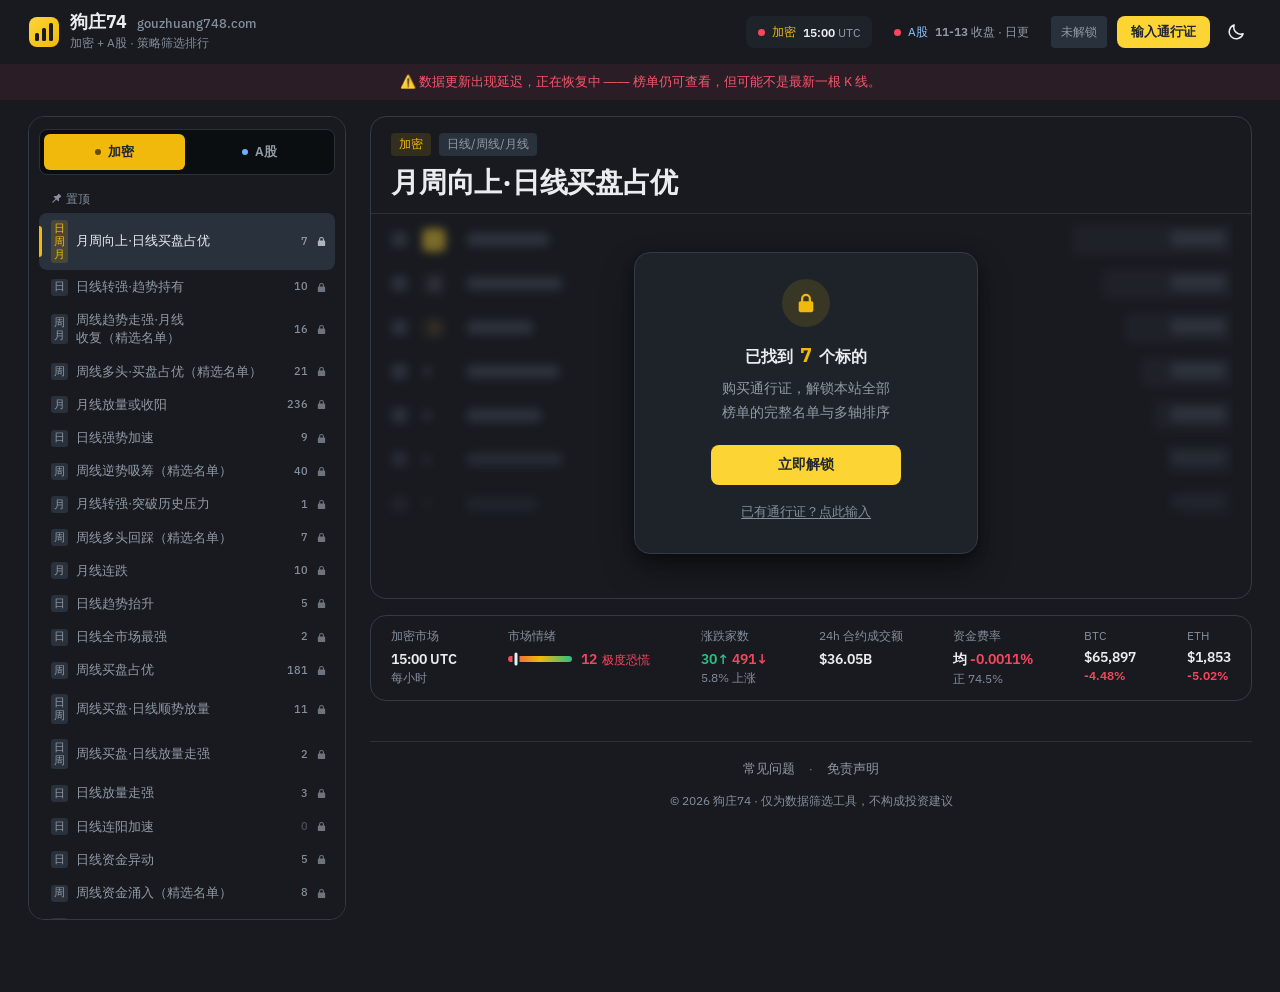
<file: index.html>
﻿<!DOCTYPE html>
<html lang="zh-CN" data-theme="dark">
<head>
    <meta charset="UTF-8">
    <meta name="viewport" content="width=device-width, initial-scale=1.0, viewport-fit=cover">
    <meta name="theme-color" content="#181a20" id="themeColorMeta">
    <!-- v7 起深色为默认（本机存过 "light" 才是浅色）。防闪:在样式表生效前按 localStorage 置好 data-theme(审计 P2-6)。
         裸访问 localStorage 可能抛(禁存储模式),必须 try 包住,否则整页脚本死掉。
         两个 hex 常量必须跟 style.css 的 --header-bg(深 #181a20 / 浅 #ffffff，与页底同色)保持一致——
         改配色时这两处一起改，否则地址栏/状态栏颜色会跟页面顶部对不上。
         ⚠️ 同一对值另有两处副本:manifest.webmanifest 与 script.js 的 applyTheme()，共四处;独立页 404.html 另有一对(深色默认 + 系统偏好浅色)。 -->
    <script>try{if(localStorage.getItem("bishuju_theme")==="light"){document.documentElement.dataset.theme="light";document.getElementById("themeColorMeta").content="#ffffff";}}catch(e){}</script>
    <title>狗庄74 — 加密 + A股 指标筛选排行榜</title>
    <!-- 下面 meta description 与 FAQ 里的榜单说法（含「哪些免费」那句、榜数）跟 script.js 的 TAB_GROUPS 一致：增删榜时一起改。
         这里与各榜说明一样，只写风格名、不写具体指标与判据。 -->
    <meta name="description" content="加密永续合约与 A 股的指标筛选排行榜：三十张策略榜按日线、周线、月线收盘自动更新，外加日线 / 3日线 / 周线 / 月线四张全市场涨跌幅榜（只看排序）；A 股另有一套同名榜。一键导出自选清单，另附永续合约全市场情绪概览。">
    <link rel="canonical" href="https://gouzhuang748.com/">
    <link rel="icon" type="image/svg+xml" href="favicon.svg">
    <!-- PWA 基础:加主屏 = 全屏 app 体验。刻意不加 Service Worker——loadData 的
         条件请求/强拉限流带宽逻辑不能被 SW 缓存层截胡 -->
    <link rel="apple-touch-icon" href="apple-touch-icon.png">
    <link rel="manifest" href="manifest.webmanifest">
    <!-- iOS Safari 不读 manifest 的 display:standalone；用 default 状态栏(topbar 无
         safe-area-inset-top 内距，black-translucent 会被状态栏遮挡) -->
    <meta name="apple-mobile-web-app-capable" content="yes">
    <meta name="mobile-web-app-capable" content="yes">
    <meta name="apple-mobile-web-app-status-bar-style" content="default">
    <meta name="apple-mobile-web-app-title" content="狗庄74">

    <!-- X / OG 分享卡片：链接发到 X 上带图带描述，别浪费引流 -->
    <meta property="og:type" content="website">
    <meta property="og:site_name" content="狗庄74">
    <meta property="og:locale" content="zh_CN">
    <meta property="og:title" content="狗庄74 — 加密 + A股 指标筛选排行榜">
    <meta property="og:description" content="指标筛选排行榜，覆盖加密永续合约与 A 股两个市场，随收盘自动更新。">
    <meta property="og:image" content="https://gouzhuang748.com/og.png">
    <meta property="og:image:width" content="1200">
    <meta property="og:image:height" content="630">
    <meta property="og:image:alt" content="狗庄74 — 加密 + A股 指标筛选排行榜">
    <meta property="og:url" content="https://gouzhuang748.com/">
    <meta name="twitter:card" content="summary_large_image">
    <meta name="twitter:title" content="狗庄74 — 加密 + A股 指标筛选排行榜">
    <meta name="twitter:description" content="指标筛选排行榜，覆盖加密永续合约与 A 股两个市场，随收盘自动更新。">
    <meta name="twitter:image" content="https://gouzhuang748.com/og.png">
    <meta name="twitter:image:alt" content="狗庄74 — 加密 + A股 指标筛选排行榜">

    <!-- 自托管 IBM Plex Sans 可变字体(Latin 子集);预加载避免首屏 FOUT。CJK 走系统栈不预载。
         Geist Mono 只剩通行证输入框在用 ⇒ 不预加载(预加载了首屏却用不上，浏览器会报警告) -->
    <link rel="preload" as="font" type="font/woff2" href="fonts/ibm-plex-sans-latin-wght-normal.woff2" crossorigin>
    <link rel="stylesheet" href="style.css?v=151">
</head>
<body>
<!-- is-hero：榜单排在主栏最上面（站长 10-18 定的版式，script.js HERO_LAYOUT）；is-single：只剩一张榜时另外不出 rail（SINGLE_BOARD）。
     静态写着当前该有的类（免得首帧先画错再改），script.js 初始化时按这两个常量校正。 -->
<div class="app is-hero" id="app" data-asset="crypto">
    <a class="skip-link" href="#main">跳到主内容</a>

    <header class="topbar">
        <div class="topbar__inner">
            <button class="hamburger" id="hamburger" aria-label="打开导航" aria-expanded="false">
                <svg width="16" height="16" viewBox="0 0 16 16" fill="none" stroke="currentColor" stroke-width="1.8" stroke-linecap="round"><path d="M2 4h12M2 8h12M2 12h12"/></svg>
            </button>
            <div class="brand">
                <!-- v7 视觉系统:logo 渐变 = 品牌黄(style.css --gold-hi → --gold)，柱子 = 深色页底 #181a20。
                     ⚠️ 同一组色标另有四处副本:favicon.svg / 404.html / scripts/make_icons.py /
                     scripts/make_og.py(后两个在私有后端仓,改色后要重跑生成 png)。 -->
                <svg class="brand__logo" viewBox="0 0 32 32" aria-hidden="true">
                    <defs>
                        <linearGradient id="gm" x1="0" y1="0" x2="1" y2="1">
                            <stop offset="0" stop-color="#fcd535"/>
                            <stop offset="1" stop-color="#f0b90b"/>
                        </linearGradient>
                    </defs>
                    <rect x="1" y="1" width="30" height="30" rx="8" fill="url(#gm)"/>
                    <rect x="7" y="17" width="4" height="8" rx="1.5" fill="#181a20"/>
                    <rect x="14" y="12" width="4" height="13" rx="1.5" fill="#181a20"/>
                    <rect x="21" y="7" width="4" height="18" rx="1.5" fill="#181a20"/>
                </svg>
                <div class="brand__text">
                    <div class="brand__name">狗庄74 <span class="brand__latin">gouzhuang748.com</span></div>
                    <div class="brand__tag">加密 + A股 · 策略筛选排行</div>
                </div>
            </div>
            <div class="topbar__tools">
                <!-- 新鲜度胶囊（加密 / A股 各一个）：JS 填内容；当前资产那个亮、另一个 .is-dim（移动端 CSS 只显示亮的那个）。A股 退役时加 display:none 隐藏（script.js ASHARE_ENABLED）、DOM 留着。
                     初始 .is-dim 要与 script.js 的默认落地资产（加密）一致；增删胶囊时 renderUpdatePill 与点击监听同批改
                     （DOM 与 JS 对不上会让整个胶囊渲染静默 return）。 -->
                <button type="button" class="fresh" id="freshCrypto" title="查看加密榜单"><span class="fresh__dot"></span><span class="fresh__asset crypto">加密</span><span id="freshCryptoTxt">数据加载中…</span></button>
                <button type="button" class="fresh is-dim" id="freshAshare" title="查看A股榜单"><span class="fresh__dot"></span><span class="fresh__asset ashare">A股</span><span id="freshAshareTxt">—</span></button>
                <span id="licenseStatus"><span class="lic-badge lic-off">未解锁</span></span>
                <button id="licenseBtn" class="lic-btn-mini">输入通行证</button>
                <button class="theme-btn" id="themeBtn" aria-label="切换亮暗主题" title="切换亮/暗"></button>
            </div>
        </div>
        <div class="banner banner--down" id="staleBanner" hidden>
            ⚠️ 数据更新出现延迟，正在恢复中 —— 榜单仍可查看，但可能不是最新一根 K 线。
        </div>
        <div class="banner" id="snapshotBanner" hidden>
            <!-- 切到日更资产（A股）时显示（renderSnapshotBanner），关一次永久不弹。 -->
            ⚠️ <span data-banner-text>A股为每日收盘快照数据，非实时行情；每个交易日收盘后自动重算。</span>
            <button class="banner__close" id="snapshotBannerClose" aria-label="关闭">✕</button>
        </div>
    </header>

    <div class="wrap">
        <div class="layout">

            <aside class="rail" id="rail">
                <!-- 资产分段控件（A股 退役时加 display:none 隐藏，见 script.js ASHARE_ENABLED）。⚠️ script.js 的抽屉里有一份同款结构的副本（drawerBody 的 innerHTML），增删资产时两处必须一起改；
                     初始 is-active 要与默认落地资产（加密）一致。 -->
                <div class="asset-seg" id="assetSeg">
                    <button class="asset-seg__opt is-active" data-k="crypto"><span class="asset-seg__dot"></span>加密</button>
                    <button class="asset-seg__opt" data-k="ashare"><span class="asset-seg__dot"></span>A股</button>
                </div>
                <nav class="board-nav" id="boardNav"><!-- JS: 按当前资产渲染分组榜单（组数见 TAB_GROUPS） --></nav>
                <div class="rail-foot" id="railFoot"></div>
            </aside>

            <main class="main" id="main" tabindex="-1">
                <!-- 市场概览全局条（免费）：永续合约全市场 24h 指标 + 情绪，JS 按 data.marketOverview 渲染；条内第一块自报是加密市场的数。 -->
                <section class="mkt" id="marketOverview" hidden></section>
                <section class="pulse" id="pulse" hidden></section>
                <!-- 共振卡（日 / 周 / 月）：只在付费数据到位时由 renderResonance 现算显示，锁定态保持 hidden -->
                <section class="reso-wrap" id="resonance" aria-label="日线、周线、月线共振" hidden></section>

                <section class="board">
                    <div class="board-head" id="boardHead" hidden>
                        <div class="board-head__tags">
                            <span class="asset-tag" id="bhAsset">加密</span>
                            <span class="tf-badge" id="bhTf">日线</span>
                        </div>
                        <div class="search">
                            <svg class="search__icon" viewBox="0 0 16 16" fill="none" stroke="currentColor" stroke-width="1.6" aria-hidden="true"><circle cx="7" cy="7" r="4.5"/><path d="m13.5 13.5-3.2-3.2"/></svg>
                            <input id="searchBox" class="search__input" type="search" placeholder="搜索代码 / 名称…" autocomplete="off" spellcheck="false" aria-label="搜索标的">
                        </div>
                        <h1 class="board-head__name" id="bhName">榜单</h1>
                        <div class="board-head__stat">
                            <span class="board-head__hit" id="bhHit" hidden></span>
                            <span class="board-head__meta" id="bhMeta" hidden></span>
                        </div>
                        <div class="board-head__notewrap">
                            <div class="board-head__note" id="bhNote"></div>
                            <button type="button" class="note-toggle" id="bhNoteToggle" aria-controls="bhNote" aria-expanded="false" hidden>展开说明</button>
                        </div>
                    </div>

                    <!-- 排序条：多轴排序的选择 chips(JS 按当前 tab 渲染);表头值列只显当前轴 -->
                    <div class="sort-strip" id="sortStrip" hidden></div>

                    <!-- 表格：表头/表体分离(表体内滚动,无 sticky) -->
                    <div class="table" role="table" aria-label="排行榜">
                        <div class="thead" role="row">
                            <div class="th c-check" role="columnheader"><input type="checkbox" class="chk" id="checkAll" aria-label="全选当前列表"></div>
                            <div class="th c-rank" role="columnheader">#</div>
                            <div class="th c-sym" role="columnheader"><span>标的</span><div class="sub sub--head" id="subHead"></div></div>
                            <div class="th c-val" id="valueHeader" role="columnheader">日成交额</div>
                        </div>
                        <div class="tbody" id="rankBody" role="rowgroup"></div>
                    </div>
                    <div class="table-foot" id="tableFoot" role="status" aria-live="polite" hidden></div>
                    <!-- [10-24 撤下、休眠] TG 通知监控（rail「TG 通知」那一项）表格下面的「最近离榜 / 通知记录」两块：只在那一项解锁后由 renderTgPanel 填 -->
                    <section class="tgp" id="tgPanel" aria-label="TG 通知：最近离榜与通知记录" hidden></section>
                </section>

                <footer class="footer">
                    <div class="footer-links">
                        <button class="flink" data-dialog="faqDialog">常见问题</button>
                        <span class="fdot">·</span>
                        <button class="flink" data-dialog="disclaimerDialog">免责声明</button>
                    </div>
                    <div class="footer-note">
                        © 2026 狗庄74 · 仅为数据筛选工具，不构成投资建议
                    </div>
                </footer>
            </main>
        </div>
    </div>

    <!-- 导出坞：JS 勾选后显示 -->
    <div class="dock" id="exportBar" style="display:none;">
        <span class="dock__count" id="selectedCount">已选 0 个</span>
        <button class="btn btn--ghost btn--sm" id="clearSelBtn">清空</button>
        <button class="btn btn--ghost btn--sm" id="selectAllBtn">全选</button>
        <button class="btn btn--primary btn--sm" id="exportBtn">导出 TradingView</button>
    </div>

    <!-- 移动抽屉：JS 把 rail 内容 clone 进来,汉堡开关 -->
    <div class="scrim" id="drawerScrim"></div>
    <aside class="drawer" id="drawer" role="dialog" aria-modal="true" aria-label="榜单导航" inert>
        <div class="drawer__head"><span>榜单导航</span><button class="drawer__close" id="drawerClose" aria-label="关闭">✕</button></div>
        <div class="drawer__license"><span class="lic-badge lic-off" id="licenseStatusDrawer">未解锁</span><button class="lic-btn-mini" id="licenseBtnDrawer">输入通行证</button></div>
        <div id="drawerBody"><!-- JS: asset-seg + board-nav 副本 --></div>
    </aside>

</div>

<dialog id="faqDialog" class="modal modal-wide" aria-labelledby="faqTitle">
    <h3 id="faqTitle">常见问题</h3>
    <div class="faq">
        <h4>数据多久更新一次？</h4>
        <p>加密：每小时自动抓取一次（整点后约 2 分钟），覆盖全部加密 USDT 永续合约，日线以 UTC 00:00 收盘为准——日线榜因此每天 00:00 UTC（北京时间 08:00）收盘后才换一批，3日线涨跌幅榜在那根 3日K 收盘那天、周线榜每周一、月线榜每月 1 号同一时刻换（带「精选名单」的七张另外每个整点重新圈定名单，成员整点就可能变）；市场概览条则随每小时的抓取刷新。</p>
        <p>A股：每个交易日收盘后（北京时间 15:05 起，等当天数据发布，一般 16:00 前后）更新一次，覆盖全部沪深 A 股（不含北交所，停牌的不入榜）；周末和节假日停在上一个交易日。</p>
        <h4>哪些免费、哪些收费？</h4>
        <p><b>免费的是市场概览条</b>（全市场情绪、涨跌家数、总成交额、资金费率），永久免费、不需要通行证；每张榜这一期命中了多少个标的也公开显示，具体是哪些标的需要通行证。</p>
        <p><b>榜单本身需要购买通行证解锁</b>——三十个策略榜与四张行情榜（日线 / 3日线 / 周线 / 月线涨跌幅，全市场不筛选）的完整名单、多轴排序和每张榜的详细说明，是本站的核心价值。无需注册账号，付款用加密货币（OxaPay），到账后通行证自动发到邮箱。</p>
        <p>同一张通行证也解锁 <b>A股</b> 那一套：加密各榜的 A股 版（判据逐张相同、同一份代码、顺序和加密一样），包括日线 / 3日线 / 周线 / 月线四张涨跌幅榜；带「精选名单」的七张（A股 没有对应的名单）没有。A股 的 3日线按交易日切（每年第一个交易日起每 3 个交易日一根，和 TradingView 一样）。</p>
        <h4>每个榜到底在筛什么？</h4>
        <p>解锁后切到任一榜单，表格上方那行说明写着<b>这个榜在找什么样的行情</b>。「加密行情」组的四张涨跌幅榜（日线 / 3日线 / 周线 / 月线）没有任何筛选条件，全部合约都在，主要用来看排序：每张的排序条只有本周期自己的轴（比如 3日线那张全是 3日K 的涨跌幅、成交额、RSI……）。策略榜有的只认刚发生的那一根（换得快，有些日子一个都没有是正常的），有的是条件不破就一直在（同一个标的会连着好几期出现）。导航上的命中数不解锁也能看到。</p>
        <p>「A股行情」「A股策略」两组是加密同名榜的 A股 版：判据和加密那张是同一份代码、榜名也一样；不同的只是数据（沪深 A 股前复权日 K，周 / 月 K 由日 K 拼）、涨跌幅口径（比上一根收盘）和换批时间（每个交易日收盘后）。</p>
        <p>底层指标与 TradingView 同口径，榜上每个标的都可以点开图表自行复核。</p>
        <h4>涨跌颜色是怎么定的？</h4>
        <p>加密榜单遵循国际习惯：<b>涨绿跌红</b>（如市场概览条）；A股榜单遵循中国市场习惯：<b>涨红跌绿</b>。切换资产时颜色语义自动跟随。</p>
    </div>
    <div class="modal-actions">
        <span class="spacer"></span>
        <button type="button" class="btn-ghost dialog-close" data-dialog="faqDialog">关闭</button>
    </div>
</dialog>

<dialog id="disclaimerDialog" class="modal modal-wide" aria-labelledby="disclaimerTitle">
    <h3 id="disclaimerTitle">免责声明</h3>
    <div class="faq">
        <p>本站是行情数据的<b>筛选与展示工具</b>，所有榜单均为公开行情数据经既定数学规则计算后的结果，<b>不构成任何投资建议、买卖推荐或收益承诺</b>。</p>
        <p>加密货币合约交易具有较高风险，可能导致本金损失。据此操作，风险自担。</p>
        <p>本站与任何第三方数据服务商均无隶属、合作或授权关系。</p>
        <p>数据可能因交易所接口、网络等原因延迟或中断，本站不对数据的实时性、完整性作出保证。</p>
    </div>
    <div class="modal-actions">
        <span class="spacer"></span>
        <button type="button" class="btn-ghost dialog-close" data-dialog="disclaimerDialog">关闭</button>
    </div>
</dialog>

<dialog id="licenseDialog" class="modal" aria-labelledby="licenseTitle">
    <form id="licenseForm" method="dialog">
        <h3 id="licenseTitle">输入通行证</h3>
        <p class="modal-hint">粘贴购买后收到的通行证，解锁全部榜单。<br>通行证保存在本机浏览器，不上传任何个人信息。</p>
        <input type="text" id="licenseInput" class="text-input" placeholder="BSJ-XXXX-XXXX-XXXX-XXXX" aria-label="通行证" autocomplete="off" spellcheck="false">
        <div id="licenseMsg" class="lic-msg" role="status" aria-live="polite"></div>
        <div class="modal-actions">
            <button type="button" class="btn-ghost" id="licenseSwitchToBuy">还没有通行证？去购买</button>
            <button type="submit" class="btn-primary">解锁</button>
        </div>
    </form>
    <!-- 关闭按钮排在 DOM 末尾：showModal 把初始焦点给第一个可聚焦元素，排前面会从输入框手里抢走焦点 -->
    <button type="button" class="modal-x dialog-close" data-dialog="licenseDialog" aria-label="关闭">✕</button>
</dialog>

<dialog id="purchaseDialog" class="modal modal-wide" aria-labelledby="purchaseTitle">
    <h3 id="purchaseTitle">购买通行证</h3>
    <p class="modal-hint">选择套餐并留下邮箱，跳转 OxaPay 用加密货币完成支付后，通行证会自动发到你的邮箱。</p>
    <div class="buy-plans" id="buyPlans">
        <button type="button" class="buy-plan" data-plan="monthly">
            <div class="buy-plan__label">月付</div>
            <div class="buy-plan__price" id="priceMonthly">–</div>
        </button>
        <button type="button" class="buy-plan" data-plan="quarterly">
            <span class="buy-plan__tag">最划算</span>
            <div class="buy-plan__label">季付</div>
            <div class="buy-plan__price" id="priceQuarterly">–</div>
        </button>
        <button type="button" class="buy-plan" data-plan="yearly">
            <div class="buy-plan__label">年付</div>
            <div class="buy-plan__price" id="priceYearly">–</div>
        </button>
    </div>
    <form id="checkoutForm">
        <input type="email" id="checkoutEmail" class="text-input" placeholder="接收通行证的邮箱" aria-label="接收通行证的邮箱" required autocomplete="email">
        <div id="checkoutMsg" class="lic-msg" role="status" aria-live="polite"></div>
        <div class="modal-actions">
            <button type="button" class="btn-ghost" id="purchaseSwitchToLicense">已有通行证？输入解锁</button>
            <button type="submit" class="btn-primary" id="checkoutSubmitBtn">去支付</button>
        </div>
    </form>
    <ol class="buy-steps">
        <li>选套餐、填邮箱、点「去支付」，跳转到 OxaPay 用加密货币付款</li>
        <li>付款确认后系统自动生成通行证，几分钟内发到你的邮箱</li>
        <li>回到本页点「输入通行证」粘贴即可，保存在本机浏览器长期有效</li>
    </ol>
    <button type="button" class="modal-x dialog-close" data-dialog="purchaseDialog" aria-label="关闭">✕</button>
</dialog>

<script src="script.js?v=541"></script>
</body>
</html>
</file>
<file: style.css>
/* ============================================================
   狗庄74 — 视觉系统 v7「币安」
   色板与尺寸在 binance.com/zh-CN/markets/overview 上实测 computed style 取值（2026-10-07，深 / 浅两套）：
     深：页底与卡片同为 #181A20，卡片只靠 1px #333B47 描边 + 16px 圆角区分；字 #EAECEF / 次级 #929AA5 / 三级 #707A8A；
         选中 chip 与行悬停 #29313D（8px 圆角）；主按钮 #FCD535 + 字 #202630；次按钮 #333B47；涨 #2EBD85 / 跌 #F6465D
     浅：页底与卡片同为白，卡片描边 #EDEDED；选中 chip #F5F5F5、行悬停 #FAFAFA；按钮同上
   与其站的差异都是刻意的（别「改回去」）：
     ① 对比度一律 WCAG AA：其站三级字 #707A8A（深底 4.0:1）、浅色的涨跌色与灰字都不达标 ⇒ 深色三级字用 #848E9C，
        浅色的字 / 涨跌色整组换成同色相的深一档（见 [data-theme="light"]）。悬停底取 #1D2128（#29313D 会把跌色压到 3.7:1）。
     ② 字体：其站 BinanceNova / BinancePlex 是私有字体 ⇒ 自托管外形最接近的开源字体 IBM Plex Sans（OFL-1.1，许可证随文件放在
        fonts/OFL-IBM-Plex-Sans.txt）；数字走同一字族 + tabular-nums（其站数字也不是等宽字体）。
     ③ 不用其站 logo / 字标。
   **黄色要省着用**（其站只在主按钮、选中指示、少数高亮上用黄）：周期徽标、共振卡分数与 #2/#3 chip、中性深度条一律灰调，
   黄只留给主按钮（已解锁时顶栏按钮也退成灰）、选中指示条、选中导航项的徽标、榜首奖牌、共振 #1 chip、链接、排序箭头、少数核心数字，
   以及资产标识「加密」（榜头标签与顶栏胶囊）、「已解锁」徽标与锁定卡片图标。
   默认深色（:root），[data-theme="light"] 覆盖（挂 <html>，localStorage bishuju_theme）。
   ⚠️ 三条 GPU 硬约束（真实黑屏事故，勿回退）：1) 禁 backdrop-filter 与固定背景  2) 禁 position:sticky
      3) 禁无限循环动画（只许一次性微交互；骨架屏是静态灰条）
   ⚠️ 保留全部类选择器 —— script.js 依赖它们（medal--N、val--up、is-active、mkt-z--※、fresh--ok 等），换皮只改「值」。
   ⚠️ 注释里 `*` 不许紧挨 `/`（会提前闭合注释、吞掉下一条规则；写类名用 ※ 分隔）。自查：CSSOM 里 CSSFontFaceRule 条数
      应等于文件里 @font-face 规则条数（先去掉注释再数：这段注释自己就含这个词）。
   ============================================================ */

/* ---------------- 自托管字体（Latin 变量字体，单文件覆盖 100–700；CJK 走系统栈）---------------- */
/* IBM Plex Sans：Fontsource 的 Latin 子集可变字体（字重轴 100–700，全站只用 400 / 500 / 600，别写 800+）；
   unicode-range 照抄 Fontsource 给的子集覆盖范围（≈ 这类子集外的字逐字回退到系统字体），只去掉 U+2014：
   「——」落回中文字体才是连续的两格长线（Plex 的只有 1.56em 宽、中间断开）*/
@font-face{font-family:"IBM Plex Sans";src:url("fonts/ibm-plex-sans-latin-wght-normal.woff2") format("woff2");font-weight:100 700;font-style:normal;font-display:swap;unicode-range:U+0000-00FF,U+0131,U+0152-0153,U+02BB-02BC,U+02C6,U+02DA,U+02DC,U+0304,U+0308,U+0329,U+2000-2013,U+2015-206F,U+20AC,U+2122,U+2191,U+2193,U+2212,U+2215,U+FEFF,U+FFFD}
/* Geist Mono 只剩通行证输入框在用（固定格式的机读串），不预加载 */
@font-face{font-family:"Geist Mono";src:url("fonts/geist-mono-latin.woff2") format("woff2");font-weight:100 900;font-style:normal;font-display:swap;unicode-range:U+0000-00FF,U+2000-206F,U+2070-209F,U+20A0-20BF,U+2100-214F,U+2190-21FF,U+2212}

/* ---------------- tokens（:root ＝ 深色 / 默认；[data-theme="light"] 覆盖为浅）---------------- */
:root{
    /* 原生部件（滚动条、搜索框清除钮、自动填充底色）跟主题走：不声明的话默认深色页面上它们按浅色画 */
    color-scheme:dark;
    /* 面：页底 ＝ 卡片底（其站做法），卡片靠 --panel-border 描边；--bg0 只给资产分段控件轨道 */
    --bg0:#0b0e11; --bg1:#181a20;
    --panel:#181a20; --panel-2:#1e2329; --panel-3:#29313d;
    --panel-border:#333b47;
    --line:#2b3139; --line-2:#434c5a;
    /* 中性标签底（周期徽标、共振 chip、榜头周期标签、「未解锁」）：#29313D 上只许 --text / --muted */
    --tag-bg:#29313d;
    /* 当「描边 / 指示条」用的黄（非文字 UI 要 ≥3:1）：深色就是品牌黄；浅色要深到 #B38600（白底 3.3、#F5F5F5 上 3.0）*/
    --accent-line:#f0b90b;
    /* 品牌黄（token 名沿用 --gold，JS / CSS 多处引用故不改名）：填充 / 指示条用 --gold，按钮用 --btn-fill，当「文字」用 --gold-ink */
    --gold:#f0b90b; --gold-hi:#fcd535; --gold-ink:#f0b90b; --gold-rgb:240,185,11;
    /* 主按钮 ＝ 黄底深字（两个主题都是）；次按钮 ＝ 其站「登录」那种灰底 */
    --btn-fill:#fcd535; --btn-fill-hover:#f0b90b; --btn-ink:#202630;
    --btn2-fill:#333b47; --btn2-fill-hover:#434c5a; --btn2-ink:#eaecef;
    /* 价格语义（加密涨绿跌红；A股 在 [data-asset] 翻转）。--down-ink ＝ 不在页底上的红字（红色淡底、弹窗底 #1E2329）：
       #F6465D 在 #1E2329 上只有 4.48:1 ⇒ 深色提亮一档、浅色加深一档 */
    --up:#2ebd85; --down:#f6465d; --down-ink:#f7576c;
    /* 独立「警示」语义色（数据快过期的圆点），别挂 --gold */
    --warn:#f0b90b;
    /* 字阶：#848E9C 在 #181A20 上 5.2:1、#1E2329 上 4.8:1，**在 #29313D 上只有 3.95:1** ⇒ 压在 --panel-3 / --nav-active /
       --chip-active 上的字只能用 --text 或 --muted（#929AA5 在 #29313D 上 4.6:1） */
    --text:#eaecef; --muted:#929aa5; --muted-2:#848e9c;
    /* 资产识别色：加密 ＝ 品牌黄；A股 蓝。-ink ＝ 当文字用（压在同色淡底上要另测），填充用不带 -ink 的原色 */
    --asset-crypto:#f0b90b; --asset-crypto-ink:#f0b90b; --asset-crypto-rgb:240,185,11;
    --asset-ashare:#6ab0ff; --asset-ashare-ink:#8cc3ff; --asset-ashare-rgb:106,176,255;
    /* directional（在 [data-asset] 下翻转）*/
    --price-up:var(--up); --price-down:var(--down); --asset-accent:var(--asset-crypto);
    /* 强度条 ＝ 盘口深度条（值列整格、右对齐向左长的淡色块，数字压在上面）。
       ⚠️ 透明度按「数字压在条上仍过 AA」卡：跌色压红条，深色 ≤.08、浅色 ≤.07（悬停底再叠一层会掉到 4.2–4.4，悬停是瞬态、不进扫描口径）；改色先重测 */
    --bar-up:rgba(46,189,133,.1); --bar-down:rgba(246,70,93,.08); --bar-crypto:rgba(132,142,156,.13);
    --bar-pos:var(--bar-up); --bar-neg:var(--bar-down); --bar-neutral:var(--bar-crypto);
    /* 语义表面 */
    --th-bg:transparent; --row-line:transparent;
    --hover-wash:#1d2128; --nav-hover:#1d2128; --nav-active:#29313d; --chip-active:#29313d; --chip-wash:#1e2329;
    --header-bg:#181a20;
    /* 导出坞两个主题都是深色块 ⇒ 坞内一律走 --dock-※，别用跟主题走的 token */
    --dock-bg:#29313d; --dock-ink:#eaecef; --dock-accent:#f0b90b; --dock-line:rgba(234,236,239,.12);
    --dock-btn2:#434c5a; --dock-btn2-hover:#525c6b;
    --group-dash:#2b3139;
    --modal-bg:#1e2329; --scrim:rgba(0,0,0,.6);
    /* 自绘勾选框：未选中描边对行底与表头底都要 ≥3:1；选中 ＝ 品牌黄实底 + 深色对勾（两个主题同一笔画色）*/
    --chk-line:#707a8a;
    --chk-tick:url("data:image/svg+xml,%3Csvg xmlns='http://www.w3.org/2000/svg' viewBox='0 0 12 12' fill='none' stroke='%23202630' stroke-width='2' stroke-linecap='round' stroke-linejoin='round'%3E%3Cpath d='M2.6 6.3l2.3 2.4 4.5-5.2'/%3E%3C/svg%3E");
    --chk-dash:url("data:image/svg+xml,%3Csvg xmlns='http://www.w3.org/2000/svg' viewBox='0 0 12 12' fill='none' stroke='%23202630' stroke-width='2' stroke-linecap='round'%3E%3Cpath d='M3 6h6'/%3E%3C/svg%3E");
    /* 字体：数字与正文同一字族（IBM Plex Sans 有 tabular 数字），等宽字族只给通行证输入框 */
    --font-sans:"IBM Plex Sans",-apple-system,BlinkMacSystemFont,"Segoe UI","PingFang SC","Microsoft YaHei","Noto Sans SC",Roboto,sans-serif;
    --num:var(--font-sans);
    --mono:"Geist Mono",ui-monospace,"Cascadia Code","SF Mono",Consolas,"JetBrains Mono",monospace;
    /* 圆角：卡片 16（其站实测）、chip / 行 / 输入框 / 按钮 8、标签 4 */
    --r-lg:16px; --r-md:12px; --r-sm:8px; --r-btn:8px; --r-tag:4px;
    /* 卡片无阴影（只靠描边）；阴影只给浮层 */
    --shadow-pop:0 4px 12px rgba(0,0,0,.32),0 16px 32px rgba(0,0,0,.36);
    --shadow-modal:0 8px 24px rgba(0,0,0,.45),0 24px 56px rgba(0,0,0,.5);
    --dur:.14s; --dur-smooth:.18s;
    /* 奖牌：银 / 铜（金 ＝ 主按钮那组黄）*/
    --medal2-bg:rgba(183,189,198,.12); --medal2-ink:#b7bdc6; --medal3-bg:rgba(216,154,74,.14); --medal3-ink:#d89a4a;
    /* 控件高度只有两档：顶栏 / 导出坞 / 搜索框 32，弹窗与卡片里的按钮、输入框 40 */
    --h-sm:32px; --h-md:40px;
    /* 字阶：全站字号只从这几档取（11 角标 · 12 次级 · 13 控件与导航 · 14 正文 · 16 小标题与榜内数字 · 18 / 20 / 24 / 28 标题）。
       半号（12.5 / 13.5 / 14.5）别加回来：中文里只会让相邻两块字看着差一点点，既不成层级也不对齐 */
    --fs-2xs:11px; --fs-xs:12px; --fs-sm:13px; --fs-md:14px; --fs-lg:16px; --fs-xl:18px; --fs-2xl:20px; --fs-3xl:24px; --fs-4xl:28px;
    --selection:rgba(240,185,11,.3);
}

/* ---- 浅色：其站浅色版的面与按钮；字 / 涨跌色是同色相过 AA 的深一档（其站原值在白底上 2.4–4.3:1）---- */
[data-theme="light"]{
    color-scheme:light;
    --bg0:#f5f5f5; --bg1:#ffffff;
    --panel:#ffffff; --panel-2:#fafafa; --panel-3:#f5f5f5;
    --panel-border:#eaecef;
    --line:#eaecef; --line-2:#d5d9de;
    --tag-bg:#eaecef;
    --accent-line:#b38600;
    /* 黄色当文字：#F0B90B 在白底只有 1.8:1、其站浅色链接色 #C99400 也只有 2.7:1 ⇒ 深到 #8F6800（白底 5.1、#F5F5F5 上 4.6） */
    --gold-ink:#8f6800;
    --btn-ink:#1e2329;
    --btn2-fill:#eaecef; --btn2-fill-hover:#dcdfe4; --btn2-ink:#1e2329;
    --up:#078054; --down:#cf2e4a; --down-ink:#b8283f;
    /* 「数据快过期」圆点（非文字 3:1，胶囊里唯一的过期信号）：其站 #C99400 压在胶囊底 #F5F5F5 上只有 2.5:1 ⇒ #A67C00（3.5，白底 3.8） */
    --warn:#a67c00;
    --text:#1e2329; --muted:#474d57; --muted-2:#5e6673;
    /* tf 徽标嵌在选中态里时底色叠两层（#F5F5F5 + 黄 .18），#8F6800 只剩 4.3:1 ⇒ 资产文字色再深一档；
       资产填充色（导航选中指示条 --asset-accent）同理要过 3:1 ⇒ 用 --accent-line 那一档 */
    --asset-crypto:#b38600; --asset-crypto-ink:#7a5900;
    --asset-ashare:#1d5cbf; --asset-ashare-ink:#1a53ac; --asset-ashare-rgb:29,92,191;
    --bar-up:rgba(7,128,84,.07); --bar-down:rgba(207,46,74,.07); --bar-crypto:rgba(94,102,115,.09);
    --hover-wash:#fafafa; --nav-hover:#fafafa; --nav-active:#f5f5f5; --chip-active:#f5f5f5; --chip-wash:#f5f5f5;
    --header-bg:#ffffff;
    --dock-bg:#1e2329; --dock-btn2:#333b47; --dock-btn2-hover:#434c5a;
    --group-dash:#eaecef;
    --modal-bg:#ffffff; --scrim:rgba(0,0,0,.45);
    --chk-line:#8a8f99;
    --medal2-bg:rgba(112,122,138,.12); --medal2-ink:#474d57; --medal3-bg:rgba(184,118,40,.14); --medal3-ink:#8a5212;
    --shadow-pop:0 4px 12px rgba(30,35,41,.08),0 16px 32px rgba(30,35,41,.1);
    --shadow-modal:0 8px 24px rgba(30,35,41,.1),0 24px 56px rgba(30,35,41,.16);
}

/* ---- 资产价格语义作用域（挂在 .app 上；A股 涨红跌绿）---- */
[data-asset="crypto"]{ --price-up:var(--up); --price-down:var(--down); --bar-pos:var(--bar-up); --bar-neg:var(--bar-down); --bar-neutral:var(--bar-crypto); --asset-accent:var(--asset-crypto); }
[data-asset="ashare"]{ --price-up:var(--down); --price-down:var(--up); --bar-pos:var(--bar-down); --bar-neg:var(--bar-up); --bar-neutral:rgba(var(--asset-ashare-rgb),.1); --asset-accent:var(--asset-ashare); }
/* 市场概览条是加密市场的数（两资产共用）⇒ 恒用加密配色：在 A股 视图里别跟着翻成涨红跌绿（FAQ 也这么写） */
[data-asset="ashare"] .mkt{ --price-up:var(--up); --price-down:var(--down); --bar-pos:var(--bar-up); --bar-neg:var(--bar-down); --bar-neutral:var(--bar-crypto); --asset-accent:var(--asset-crypto); }

/* ---------------- reset + page ---------------- */
*{margin:0;padding:0;box-sizing:border-box}
[hidden]{display:none!important}
html{scrollbar-color:var(--line-2) var(--bg1);-webkit-text-size-adjust:100%}
body{font-family:var(--font-sans);color:var(--text);background:var(--bg1);min-height:100vh;-webkit-font-smoothing:antialiased;text-rendering:optimizeLegibility}
body.no-scroll{overflow:hidden}
::selection{background:var(--selection)}
a{color:var(--gold-ink);text-decoration:none}
a:hover{color:var(--gold-hi)}
/* 浅色的通用链接悬停退成主字色（--gold-hi 在白底太淡）。:where 把权重压到与 a:hover 相同 (0,1,1)：写成 a:hover 是 (0,2,1)，
   会盖过组件自己的悬停色（.reso__sym:hover 这类 (0,2,0)），浅色下鼠标移上去不变色 */
[data-theme="light"] a:where(:hover){color:var(--text)}
:focus-visible{outline:2px solid var(--gold-ink);outline-offset:2px;border-radius:4px}
.skip-link{position:absolute;left:8px;top:-48px;z-index:200;padding:8px 14px;background:var(--panel);color:var(--gold-ink);border:1px solid var(--panel-border);border-radius:var(--r-sm);font-size:var(--fs-sm);transition:top var(--dur)}
.skip-link:focus{top:8px}
/* 只给读屏（视觉上不占位）*/
.sr-only,.table-foot.sr-only{position:absolute;width:1px;height:1px;padding:0;margin:-1px;overflow:hidden;clip-path:inset(50%);white-space:nowrap;border:0}
.main:focus{outline:none}

/* ---------------- app 骨架 ---------------- */
.app{min-height:100vh;padding-bottom:72px;color:var(--text)}
/* 总宽上限 1440；rail 取可用宽度的 26%、夹在 272–340px：340px 时榜名每一段都能整段排进一行（改这几个数或榜名字号，先量最长几段 .nm-seg 的宽度）。
   ≤860px 没有 rail（走抽屉），主栏占满。 */
.wrap{max-width:1440px;margin:0 auto;padding:16px 28px 0}
.layout{display:grid;grid-template-columns:clamp(272px,26%,340px) minmax(0,1fr);gap:24px;align-items:start}
.main{min-width:0}

/* ---------------- topbar（实底，永不 blur / sticky；与页底同色、无分隔线 ＝ 其站做法）---------------- */
.topbar{background:var(--header-bg)}
.topbar__inner{max-width:1440px;margin:0 auto;padding:0 28px;min-height:64px;display:flex;align-items:center;gap:16px}
.brand{display:flex;align-items:center;gap:10px}
.brand__logo{width:32px;height:32px;flex:none}
.brand__name{font-size:var(--fs-xl);font-weight:700;letter-spacing:-.01em;line-height:1.15;white-space:nowrap}
.brand__latin{color:var(--muted-2);font-size:var(--fs-sm);font-weight:500;margin-left:6px;letter-spacing:0}
/* 全站零 text-transform:uppercase、零正字距（中文混排忽大忽小、字被拉散）；层级由字号 / 字重 / 字色承担。唯一豁免 #licenseInput。
   字重按中文字体算：雅黑只有常规与粗体（500 落常规、600 落粗体），与 Plex 笔画粗细配得上的只有 400 配常规、700 配粗体 ⇒
   ≤14px 含汉字一律 400（主按钮除外），≥16px 的标题一律 700；500 / 600 只给纯拉丁数字（币名、值列、命中数、角标） */
.brand__tag{font-size:var(--fs-xs);color:var(--muted-2);letter-spacing:0;margin-top:3px;white-space:nowrap}
.topbar__tools{display:flex;align-items:center;gap:10px;margin-left:auto}
.hamburger{display:none;width:36px;height:36px;flex:none;align-items:center;justify-content:center;background:transparent;border:none;border-radius:var(--r-sm);color:var(--text);cursor:pointer}
.hamburger:hover{background:var(--nav-hover)}
/* 主题钮 ＝ 其站顶栏那种无框图标钮，悬停变黄（图标由 script.js applyTheme 换）*/
.theme-btn{display:inline-flex;align-items:center;justify-content:center;width:32px;height:32px;flex:none;background:transparent;border:none;border-radius:var(--r-sm);color:var(--text);cursor:pointer;transition:color var(--dur)}
.theme-btn:hover{color:var(--gold-ink)}
.theme-btn svg{width:20px;height:20px;display:block}

/* 新鲜度胶囊（桌面两个：非当前资产那个 .is-dim ＝ 透明底 + 时刻转灰。别用 opacity 压暗：压到 .5 时灰字只剩 2.4:1、0.85 也过不了 AA）*/
.fresh{display:inline-flex;align-items:center;gap:7px;font-size:var(--fs-xs);color:var(--muted);background:var(--chip-wash);border:none;border-radius:var(--r-sm);height:var(--h-sm);padding:0 12px;font-variant-numeric:tabular-nums;white-space:nowrap;transition:opacity var(--dur-smooth);font-family:inherit;cursor:pointer;appearance:none;-webkit-appearance:none}
.fresh.is-dim{background:transparent}
.fresh.is-dim b{color:var(--muted)}
.fresh.is-dim:hover{background:var(--chip-wash)}
.fresh__dot{width:7px;height:7px;border-radius:50%;flex:none;background:var(--muted-2)}
.fresh--ok .fresh__dot{background:var(--up)}
.fresh--warn .fresh__dot{background:var(--warn)}
.fresh--bad .fresh__dot{background:var(--down)}
.fresh__asset{font-weight:400}
.fresh__asset.crypto{color:var(--asset-crypto-ink)}
.fresh__asset.ashare{color:var(--asset-ashare-ink)}
.fresh b{color:var(--text);font-weight:600}
.fresh__next{color:var(--muted)}

/* 通行证状态徽章（顶栏 + 抽屉共用）＝ 其站的小标签：4px 圆角、淡底同色字 */
.lic-badge{display:inline-flex;align-items:center;font-size:var(--fs-xs);font-weight:400;height:var(--h-sm);padding:0 10px;border-radius:var(--r-tag)}
.lic-off{color:var(--muted);background:var(--tag-bg)}
.lic-on{background:rgba(var(--gold-rgb),.1);color:var(--gold-ink)}
[data-theme="light"] .lic-on{background:rgba(var(--gold-rgb),.12)}
/* 失效徽章走 --down-ink：红淡底上用 --down 两个主题都贴着 4.5 线 */
.lic-expired{background:rgba(246,70,93,.08);color:var(--down-ink)}
[data-theme="light"] .lic-expired{background:rgba(207,46,74,.08)}
/* 顶栏购买 / 输入通行证 ＝ 其站「注册」那颗黄钮 */
.lic-btn-mini{background:var(--btn-fill);border:none;color:var(--btn-ink);font-size:var(--fs-sm);font-weight:600;font-family:inherit;height:var(--h-sm);padding:0 14px;border-radius:var(--r-btn);cursor:pointer;transition:background var(--dur);white-space:nowrap}
.lic-btn-mini:hover{background:var(--btn-fill-hover)}
/* 已解锁 / 待验证（script.js renderLicenseStatus 挂 .is-quiet）：「管理通行证」不是要催人点的主操作 ⇒ 灰色次按钮，黄只留给「输入通行证」 */
.lic-btn-mini.is-quiet{background:var(--btn2-fill);color:var(--btn2-ink);font-weight:400}
.lic-btn-mini.is-quiet:hover{background:var(--btn2-fill-hover)}
.drawer__license{display:flex;align-items:center;justify-content:space-between;gap:8px;padding:10px 4px 14px;border-bottom:1px solid var(--line)}

/* buttons：主 ＝ 黄底深字；次（--ghost）＝ 灰底（其站「登录」）。文字色一律走 token，别写死 */
.btn{display:inline-flex;align-items:center;justify-content:center;gap:6px;font-family:var(--font-sans);font-weight:600;line-height:1.2;border:1px solid transparent;border-radius:var(--r-btn);cursor:pointer;white-space:nowrap;height:var(--h-md);padding:0 20px;font-size:var(--fs-md);transition:background var(--dur),color var(--dur)}
.btn--sm{height:var(--h-sm);padding:0 14px;font-size:var(--fs-sm)}
.btn--primary{background:var(--btn-fill);color:var(--btn-ink)}
.btn--primary:hover{background:var(--btn-fill-hover)}
.btn--ghost{background:var(--btn2-fill);color:var(--btn2-ink);font-weight:400}
.btn--ghost:hover{background:var(--btn2-fill-hover)}

/* ---------------- 横幅（数据延迟 / A股 快照说明）---------------- */
.banner{position:relative;padding:9px 36px;text-align:center;font-size:var(--fs-sm);color:var(--gold-ink);background:rgba(var(--gold-rgb),.1)}
.banner--down{color:var(--down-ink);background:rgba(246,70,93,.08)}
[data-theme="light"] .banner--down{background:rgba(207,46,74,.07)}
.banner__close{position:absolute;right:8px;top:50%;transform:translateY(-50%);background:none;border:none;color:inherit;cursor:pointer;font-size:var(--fs-sm);opacity:.7;padding:9px;line-height:1}
.banner__close:hover{opacity:1}

/* ---------------- 卡片通用：页底同色 + 描边 + 16px 圆角（其站实测）----------------
   卡片内容左右缘统一 20px（概览 / 脉搏 / 共振 / 榜头 / 排序条；表格勾选框列落在 ~21px），上下叠放时文字左缘成一条竖线 —— 新卡片照这个数。
   榜单（.board）是一张卡：榜头、排序条、表头、表体、表尾在卡内用分隔线隔开，别再各自加描边 */
.rail,.pulse,.reso-bar,.reso,.mkt,.board,.tgp__card{background:var(--panel);border:1px solid var(--panel-border);border-radius:var(--r-lg)}

/* ---------------- rail 导航 ---------------- */
/* rail 自带滚动、高度封顶一屏（视口 − 顶栏 64 − .wrap 上内距 16 − 下留白 16）：不然解锁后 rail 比主栏长出 700px，主栏下面空一大片。
   这不是 sticky（GPU 硬约束）：页面滚动时 rail 跟着走。刻意不写 overscroll-behavior：滚到头要能接着滚页面，否则 rail 和表体把滚轮都吃了 */
.rail{position:relative;display:flex;flex-direction:column;gap:14px;padding:12px 10px;max-height:calc(100vh - 96px);overflow-y:auto;scrollbar-width:thin;scrollbar-color:var(--line-2) transparent}
/* 资产分段控件（rail + 抽屉，10-19 随 A股 复活加回；坐在 --bg0 轨道上）。
   transition 只留 color：「完全透明 → 不透明纯色」的 background 过渡在本引擎卡死在起始值过（2026-07-22 真实复现），别恢复 */
.asset-seg{display:flex;gap:4px;padding:4px;background:var(--bg0);border:1px solid var(--line);border-radius:var(--r-sm)}
.asset-seg__opt{flex:1;display:flex;align-items:center;justify-content:center;gap:7px;padding:9px 0;font-size:var(--fs-sm);font-weight:600;border:none;border-radius:6px;cursor:pointer;font-family:var(--font-sans);color:var(--muted);background:transparent;transition:color var(--dur)}
/* 焦点环例外：分段按钮坐在 --bg0 轨道上、环画在按钮外 ⇒ 压的是轨道 —— 改轨道色先量环色 vs 轨道 ≥3:1 */
.asset-seg__opt:focus-visible{outline-color:var(--gold-ink)}
.asset-seg__dot{width:6px;height:6px;border-radius:50%;flex:none}
.asset-seg__opt[data-k="crypto"] .asset-seg__dot{background:var(--asset-crypto)}
.asset-seg__opt[data-k="ashare"] .asset-seg__dot{background:var(--asset-ashare)}
.asset-seg__opt[data-k="crypto"].is-active{background:var(--asset-crypto);color:#202630}
.asset-seg__opt[data-k="ashare"].is-active{background:var(--asset-ashare);color:#03121f}
[data-theme="light"] .asset-seg__opt[data-k="ashare"].is-active{color:#fff}
.asset-seg__opt.is-active .asset-seg__dot{background:rgba(0,0,0,.58)}
[data-theme="light"] .asset-seg__opt[data-k="ashare"].is-active .asset-seg__dot{background:rgba(255,255,255,.72)}
.asset-seg__opt:not(.is-active):hover{color:var(--text);background:var(--nav-hover)}
.board-nav{display:flex;flex-direction:column;gap:10px}
.nav-group{display:flex;flex-direction:column;gap:1px}
.nav-group+.nav-group{border-top:1px solid var(--group-dash);padding-top:10px}
.nav-group__label{font-size:var(--fs-xs);font-weight:400;letter-spacing:0;color:var(--muted-2);padding:2px 8px 4px 12px}
/* 置顶组组名前的图钉（script.js PIN_SVG，跟组名同色）：与文字留一点缝 */
.grp-pin{width:11px;height:11px;margin-right:4px;vertical-align:-1px}
/* 导航项 ＝ 其站灰调 tab：未选中次级字、悬停浅灰底、选中 #29313D 底 + 主字 + 左侧品牌黄指示条 */
.nav-item{position:relative;display:flex;align-items:center;gap:8px;width:100%;text-align:left;background:transparent;border:none;border-radius:var(--r-sm);padding:7px 8px 7px 12px;cursor:pointer;font-family:var(--font-sans);color:var(--muted);font-size:var(--fs-sm);line-height:1.4;transition:background var(--dur),color var(--dur)}
.nav-item:hover{background:var(--nav-hover);color:var(--text)}
.nav-item.is-active{background:var(--nav-active);color:var(--text)}
/* 榜名分两层 inline-block（script.js nameSegHtml，rail 与榜头标题共用）：seg ＝ 按「＋」分的条件，part ＝ 段内在拉丁缩写前
   再切的一块。整块放得下就不在块内折行 ⇒ 折行点先落在条件之间（「＋」领起下一行），其次落在缩写前；再放不下才逐字折，
   balance 把两行匀开、不留单字尾行。 */
.nm-seg,.nm-part{display:inline-block;max-width:100%;text-wrap:balance}
/* 第二段起「＋」悬挂：段内折行时续行与「＋」后面的字对齐，不与「＋」对齐 */
.nm-seg+.nm-seg{padding-left:1em}
.nm-seg+.nm-seg .nm-part:first-child{max-width:calc(100% + 1em);margin-left:-1em;padding-left:1em;text-indent:-1em}
/* 连接条件的「＋」调灰：一串条件里眼睛先落在条件上 */
.nm-plus{color:var(--muted-2);font-weight:400}
.nav-item.is-active .nm-plus{color:var(--muted)}
.nav-item__name{flex:1 1 auto;min-width:0;font-weight:400;text-wrap:balance}
.tab-lock{width:11px;height:11px;flex:none;opacity:.7}
.nav-item__count{flex:none;font-family:var(--num);font-size:var(--fs-2xs);font-weight:500;color:var(--muted-2);font-variant-numeric:tabular-nums}
.nav-item__count.is-zero{opacity:.45}
/* 选中底 #29313D 上 --muted-2 只有 3.95:1 ⇒ 换 --muted */
.nav-item.is-active .nav-item__count{color:var(--muted)}
.nav-item__bar{position:absolute;left:0;top:50%;transform:translateY(-50%);height:0;width:3px;border-radius:0 3px 3px 0;background:var(--asset-accent);opacity:0;transition:height var(--dur),opacity var(--dur)}
.nav-item.is-active .nav-item__bar{height:56%;opacity:1}
.tf-chip{display:inline-flex;align-items:center;justify-content:center;width:17px;height:17px;border-radius:3px;font-size:var(--fs-2xs);font-weight:400;flex:none}
/* 跨周期榜（「日月」「日周月」）竖排成一枚窄药丸：徽标列恒为 17px ⇒ 各行榜名左缘对齐（横排的宽徽标会把榜名顶出去一截） */
.tf-chip--wide{height:auto;padding:2px 0;line-height:13px;text-align:center;word-break:break-all}
/* 「3日」这种数字 + 日只比 17px 宽半个像素：收一点字距排一行（竖排的话这一行比别的行高出 12px）*/
.tf-chip--nd{letter-spacing:-.5px;white-space:nowrap}
/* 平时灰（20 个黄方块会把选中指示条淹掉）、选中项才换资产色：选中态底色叠两层（--nav-active + 资产色淡底），改色要量叠加后的实际底色 */
.tf-chip{background:var(--tag-bg);color:var(--muted)}
[data-asset="crypto"] .nav-item.is-active .tf-chip{background:rgba(var(--asset-crypto-rgb),.16);color:var(--asset-crypto-ink)}
[data-asset="ashare"] .nav-item.is-active .tf-chip{background:rgba(var(--asset-ashare-rgb),.16);color:var(--asset-ashare-ink)}
[data-theme="light"] [data-asset="crypto"] .nav-item.is-active .tf-chip{background:rgba(var(--asset-crypto-rgb),.18)}
.rail-foot{margin-top:2px;padding:12px 8px 2px;border-top:1px solid var(--line);font-size:var(--fs-xs);color:var(--muted-2);letter-spacing:0;font-variant-numeric:tabular-nums;line-height:1.6}

/* ---------------- 市场脉搏（策略命中单磁贴）---------------- */
.pulse{display:flex;overflow:hidden;margin-bottom:16px}
.pulse__cell{flex:1;min-width:0;padding:16px 20px}
.pulse__cell+.pulse__cell{border-left:1px solid var(--line)}
.pulse__label{font-size:var(--fs-xs);color:var(--muted-2);letter-spacing:0;margin-bottom:7px;white-space:nowrap}
.pulse__value{font-size:var(--fs-3xl);font-weight:600;letter-spacing:-.01em;font-family:var(--num);font-variant-numeric:tabular-nums;white-space:nowrap;overflow:hidden;text-overflow:ellipsis;line-height:1.1}
.pulse__value .is-gold{color:var(--gold-ink)}
.pulse__value .is-up{color:var(--price-up)}
.pulse__value .is-down{color:var(--price-down)}
.pulse__suffix{font-size:var(--fs-xs);font-weight:500;margin-left:6px}
.pulse__suffix.is-up{color:var(--price-up)}
.pulse__suffix.is-down{color:var(--price-down)}
.pulse__suffix.is-muted{color:var(--muted-2)}
.pulse__sub{font-size:var(--fs-xs);color:var(--muted-2);margin-top:5px;white-space:nowrap;overflow:hidden;text-overflow:ellipsis}
/* 只有一块磁贴时（现只剩加密「策略命中」）横排成一行：标签、数字、副标题同一基线，高度省一半左右；多磁贴布局不受影响 */
.pulse__cell:only-child{display:flex;align-items:baseline;flex-wrap:wrap;column-gap:14px;row-gap:2px;padding:11px 20px}
.pulse__cell:only-child .pulse__label{margin-bottom:0}
.pulse__cell:only-child .pulse__value{font-size:var(--fs-2xl)}
.pulse__cell:only-child .pulse__sub{margin-top:0;min-width:0}

/* 共振卡（日线通栏 + 周线 / 月线两张）：只在解锁态显示，夹在脉搏条与榜单之间；名次 1–3 的 chip 带 medal--N 类，但配色以下方 .reso__chips .reso__chip.medal--N 为准（#1 黄、#2 / #3 灰） */
.reso-wrap{margin-bottom:16px}
/* 速览条（默认只显示它）：每个周期一行「个数 + 前几个币名」，右侧按钮展开三张完整卡片 */
.reso-bar{display:flex;align-items:center;flex-wrap:wrap;gap:8px 18px;padding:10px 20px}
.reso-bar__lines{flex:1 1 320px;min-width:0;display:flex;flex-direction:column;gap:3px}
.reso-bar__line{display:grid;grid-template-columns:4.6em 2.2em minmax(0,1fr);align-items:baseline;column-gap:8px;min-width:0}
.reso-bar__tf{font-size:var(--fs-sm);font-weight:600;color:var(--text);white-space:nowrap}
.reso-bar__n{font-family:var(--num);font-size:var(--fs-sm);font-weight:600;color:var(--text);font-variant-numeric:tabular-nums;text-align:right}
.reso-bar__names{font-size:var(--fs-xs);color:var(--muted);white-space:nowrap;overflow:hidden;text-overflow:ellipsis;min-width:0}
.reso-bar__toggle{flex:none;margin-left:auto}
.resos{display:grid;grid-template-columns:minmax(0,1fr);gap:16px;margin-top:12px}
.reso{padding:14px 20px 6px;min-width:0}
.reso__head{display:flex;align-items:baseline;flex-wrap:wrap;gap:4px 12px;padding-bottom:10px}
.reso__title{font-size:var(--fs-lg);font-weight:600;color:var(--text);letter-spacing:0}
.reso__meta{font-size:var(--fs-xs);color:var(--muted-2)}
.reso__row{display:grid;grid-template-columns:20px minmax(132px,auto) 56px minmax(0,1fr);align-items:center;gap:6px 14px;padding:8px 0;border-top:1px solid var(--line)}
.reso__id{display:flex;flex-direction:column;gap:1px;min-width:0}
.reso__rank{font-family:var(--num);font-variant-numeric:tabular-nums;font-size:var(--fs-xs);color:var(--muted-2);text-align:right}
.reso__sym{font-size:var(--fs-lg);font-weight:600;color:var(--text);text-decoration:none;white-space:nowrap}
.reso__sym:hover{color:var(--gold-ink)}
.reso__score{font-family:var(--num);font-variant-numeric:tabular-nums;font-size:var(--fs-xs);color:var(--muted-2);white-space:nowrap}
.reso__score b{font-size:var(--fs-2xl);font-weight:600;color:var(--text);margin-right:1px}
.reso__chips{display:flex;flex-wrap:wrap;gap:5px}
/* chip ＝ 其站灰底小标签（#29313D 上只许 --text / --muted）。名次三档：#1 黄淡底黄字、#2 / #3 灰底亮字、其余灰底次级字
   （表格里的奖牌仍是金 / 银 / 铜；chip 一行能有五六个 #1，用实心黄或铜色会满屏花）*/
.reso__chip{display:inline-flex;align-items:center;gap:5px;padding:3px 8px;border-radius:var(--r-tag);font-size:var(--fs-xs);line-height:1.3;white-space:nowrap;color:var(--muted);background:var(--tag-bg)}
/* 前面多挂一级 .reso__chips (0,3,0)：[data-theme="light"] .medal--N 与 .reso__chip.medal--N 同为 (0,2,0)、又写在后面，
   浅色下会把 #2 / #3 盖回奖牌色（#3 铜色），别靠书写顺序 */
.reso__chips .reso__chip.medal--1{background:rgba(var(--gold-rgb),.14);color:var(--gold-ink)}
.reso__chips .reso__chip.medal--2,.reso__chips .reso__chip.medal--3{background:var(--tag-bg);color:var(--text)}
.reso__chip b{font-family:var(--num);font-variant-numeric:tabular-nums;font-weight:600}
.reso__ctx{font-family:var(--num);font-variant-numeric:tabular-nums;font-size:var(--fs-xs);color:var(--muted-2);white-space:nowrap}
.reso__ctx .is-up{color:var(--price-up)}
.reso__ctx .is-down{color:var(--price-down)}
.reso__empty{font-size:var(--fs-sm);color:var(--muted-2);padding:10px 0 12px;border-top:1px solid var(--line)}
@media (max-width:860.98px){
    .reso{padding:12px 14px 4px}
    .reso__row{grid-template-columns:20px minmax(0,1fr) auto}
    .reso__chips{grid-column:2 / -1}
}
/* ≥1081px 周线 / 月线两张并排：半宽卡只剩约 400px，chip 挪到名字下面一行（同 ≤860px 档的行布局），
   涨跌幅与名次挪到币名右边、分数字号降一档，把每行压回两行高。
   半宽行布局只能写在这个 min-width 档里：写到外面会以更高优先级压过 ≤1080px 叠放时的通栏行布局 */
@media (min-width:1081px){
    .resos{grid-template-columns:repeat(2,minmax(0,1fr))}
    .reso--wide{grid-column:1 / -1}
    .reso--half .reso__row{grid-template-columns:20px minmax(0,1fr) auto}
    .reso--half .reso__chips{grid-column:2 / -1}
    .reso--half .reso__id{flex-direction:row;flex-wrap:wrap;align-items:baseline;column-gap:10px}
    .reso--half .reso__score b{font-size:var(--fs-2xl)}
}
/* 通栏行布局（≥861px 的日线卡、861–1080px 叠放时的周线 / 月线卡）：各行共用卡片这一套列轨（subgrid）⇒ 「币名」列取
   全卡最宽的那一行，分数与 chip 的左缘逐行对齐。不支持 subgrid 的旧浏览器落回上面每行各算各的列宽（只是对不齐）。 */
@supports (grid-template-columns:subgrid){
    @media (min-width:861px){
        .reso--wide{display:grid;grid-template-columns:20px minmax(132px,auto) 56px minmax(0,1fr);column-gap:14px}
        .reso--wide>*{grid-column:1 / -1}
        .reso--wide .reso__row{grid-template-columns:subgrid}
    }
    @media (min-width:861px) and (max-width:1080.98px){
        .reso--half{display:grid;grid-template-columns:20px minmax(132px,auto) 56px minmax(0,1fr);column-gap:14px}
        .reso--half>*{grid-column:1 / -1}
        .reso--half .reso__row{grid-template-columns:subgrid}
    }
}

/* ---------------- 市场概览全局条（免费）＝ 其站合约页顶部那条行情带：小号灰标签 + 白色数值，块间留白不画竖线 ---------------- */
.mkt{margin-bottom:16px;overflow:hidden}
.mkt__inner{display:flex;flex-wrap:wrap;align-items:stretch}
.mkt__item{display:flex;flex-direction:column;justify-content:center;gap:5px;padding:12px 20px;min-width:0}
.mkt__k{font-size:var(--fs-xs);color:var(--muted-2);letter-spacing:0;white-space:nowrap}
.mkt__v{font-size:var(--fs-md);font-weight:600;font-family:var(--num);font-variant-numeric:tabular-nums;white-space:nowrap;color:var(--text)}
.mkt__v b{font-weight:inherit}
.mkt__v .is-up{color:var(--price-up)}
.mkt__v .is-down{color:var(--price-down)}
.mkt__sub{font-size:var(--fs-xs);font-weight:400;color:var(--muted-2);margin-left:7px}
.mkt__senti{display:flex;align-items:center;gap:9px}
.mkt__gauge{position:relative;width:80px;height:6px;border-radius:3px;background:linear-gradient(90deg,var(--down) 0%,var(--gold) 50%,var(--up) 100%);flex:none}
.mkt__marker{position:absolute;top:50%;transform:translate(-50%,-50%);width:3px;height:13px;border-radius:2px;background:var(--text);box-shadow:0 0 0 2px var(--panel)}
.mkt__score{font-size:var(--fs-md);font-weight:600;font-family:var(--num);font-variant-numeric:tabular-nums;white-space:nowrap}
.mkt__score em{font-style:normal;font-size:var(--fs-xs);font-weight:400;margin-left:5px}
/* 情绪五档：恐惧红 → 橙 → 中性灰 → 浅绿 → 涨绿（深色底盘值；浅色在下方换成过 AA 的深一档）*/
.mkt-z--fear2{color:var(--down)}.mkt-z--fear{color:#f0864a}.mkt-z--neutral{color:var(--muted)}.mkt-z--greed{color:#6fd3a9}.mkt-z--greed2{color:var(--up)}
[data-theme="light"] .mkt-z--fear{color:#b4541a}[data-theme="light"] .mkt-z--greed{color:#257a55}
/* ≥641px：副值（涨跌占比、正费率占比、BTC / ETH 涨跌幅）挪到数值下一行、内距收一档 ⇒ 七块在桌面主栏里排成一行（原来折成两行约 128px 高）。
   小标题一律顶对齐（有的块两行、有的三行，居中的话小标题高低差 9px）；块间等距、最后一块贴右内距（各块平分余量时右边比左边多空出 50px）*/
@media (min-width:641px){
    .mkt__inner{justify-content:space-between}
    .mkt__item{flex:0 1 auto;justify-content:flex-start;padding:12px 14px}
    .mkt__item:first-child{padding-left:20px}
    .mkt__item:last-child{padding-right:20px}
    .mkt__v .mkt__sub{display:block;margin-left:0;margin-top:2px}
    .mkt__item--anchor .mkt__v>span{display:block;margin-top:2px;font-size:var(--fs-xs)}
    .mkt__gauge{width:64px}
}
/* 主栏不满 900px（视口 <1240px）时七块排不进一行：先让掉「加密市场 更新时刻」（顶栏新鲜度胶囊里同样有），剩六块到约 1010px 视口仍是一行 */
@media (min-width:641px) and (max-width:1239.98px){ .mkt__item--time{display:none} .mkt__item--time+.mkt__item{padding-left:20px} }
/* 主栏不足约 680px 时六块也排不进一行（有 rail 的 861–1039px、没 rail 的 641–739px）：排成 3 × 2，两行的列对齐。
   flex 折行是 4 + 2，第二行两块各占一半，和第一行的列对不上。第 5 个 ＝ 第二行第一块（第 1 个「加密市场」这一档隐藏）*/
@media (min-width:641px) and (max-width:739.98px),(min-width:861px) and (max-width:1039.98px){
    .mkt__inner{display:grid;grid-template-columns:repeat(3,1fr)}
    .mkt__item:nth-child(5){padding-left:20px}
}

/* ---------------- board 头（标识 + 搜索）---------------- */
/* 榜头是一张两列网格：第一行标签 + 搜索框，往下榜名、命中数 + 换批提示、说明都占满整行 —— 榜名不用给搜索框让宽度 */
.board-head{display:grid;grid-template-columns:minmax(0,1fr) auto;align-items:center;gap:8px 16px;padding:16px 20px 14px}
.board-head__tags{display:flex;align-items:center;gap:8px;min-width:0}
.board-head__name{grid-column:1 / -1;font-size:var(--fs-3xl);font-weight:700;margin:0;letter-spacing:-.01em;line-height:1.25;text-wrap:balance}
.board-head__stat{grid-column:1 / -1;display:flex;align-items:baseline;flex-wrap:wrap;gap:2px 12px;min-width:0}
/* max-width ＝ 行长上限（40 个汉字）：再长回行时找不到下一行开头 */
.board-head__notewrap{grid-column:1 / -1;position:relative;max-width:40em;font-size:var(--fs-md);line-height:1.7}
.board-head__note{color:var(--muted);font-variant-numeric:tabular-nums;text-wrap:pretty;text-autospace:normal}
/* 说明默认收起（两行）：line-clamp 只动排版、不引入合成层；展开 / 收起走 #bhNoteToggle，状态记在本机 */
.board-head__note.is-clamped{display:-webkit-box;-webkit-box-orient:vertical;-webkit-line-clamp:2;overflow:hidden}
/* 展开后按段落排（script.js noteHtml 分的段）；收起时把 <p> 压回 inline —— line-clamp 要的是一整段连续的行 */
.board-head__note p+p{margin-top:.55em}
.board-head__note.is-clamped p{display:inline}
/* 收起时「展开说明」压在第二行行尾（实底盖住被截的字、自带省略号），不另占一行；展开后回到正文下面 */
.note-toggle{position:absolute;right:0;bottom:0;padding:0 0 0 22px;background:linear-gradient(90deg,transparent,var(--panel) 16px);border:none;font-family:var(--font-sans);font-size:var(--fs-sm);line-height:inherit;font-weight:400;color:var(--gold-ink);cursor:pointer}
.note-toggle::before{content:"… ";color:var(--muted)}
.note-toggle[aria-expanded="true"]{position:static;display:block;margin-top:2px;padding:0;background:none}
.note-toggle[aria-expanded="true"]::before{content:none}
.note-toggle:hover{text-decoration:underline}
.board-head__hit{font-family:var(--font-sans);font-size:var(--fs-sm);color:var(--muted-2);font-variant-numeric:tabular-nums;white-space:nowrap}
/* 命中数的数字包在 <b> 里（script.js renderBoardHead）：HERO 版式（恒开）下放大成头条数字（见下 .is-hero），关掉 HERO 才与正文同字重。 */
.board-head__hit b{font-weight:inherit}
/* balance：手机上这句折两行，不匀开的话「换一批」三个字单独掉一行 */
.board-head__meta{font-size:var(--fs-sm);color:var(--muted-2);text-wrap:balance}
/* ---------------- 榜在最上（.app.is-hero，script.js HERO_LAYOUT；站长 10-18「重构布局，放在一个最醒目的地方」）----------------
   榜单（标题 + 排序条 + 表格）靠 order 排到主栏最上面（DOM 顺序不动 ⇒ 读屏 / Tab 顺序照旧是概览在前），市场概览接在表格下面；
   脉搏磁贴由 JS 收起。标题区放大成头条：标签与搜索框一行、榜名一行、命中数 + 换批提示一行。
   命中数用品牌黄 ＝「少数核心数字」（与脉搏命中数同一个 --gold-ink，两主题对比度已在那里验过）。
   .is-single（全站只剩一张榜，SINGLE_BOARD 按 TAB_GROUPS 现算）另外不出 rail、主栏占满。 */
.is-single .layout{grid-template-columns:minmax(0,1fr)}
.is-single .rail{display:none}
.is-hero .main{display:flex;flex-direction:column}
.is-hero .board{order:-1;margin-bottom:16px}
.is-hero .board-head__name{font-size:var(--fs-4xl)}
/* 长榜名降一档（script.js BH_NAME_LONG）：大字号排四行要 150px，把表格顶出首屏 */
.is-hero .board-head__name.is-long{font-size:var(--fs-2xl);line-height:1.4}
.is-hero .board-head__hit{font-size:var(--fs-md);color:var(--muted)}
.is-hero .board-head__hit b{font-size:var(--fs-2xl);font-weight:600;color:var(--gold-ink);margin:0 4px;letter-spacing:-.01em}
/* 标签 ＝ 其站小标签（4px 圆角、淡底）*/
.asset-tag{font-size:var(--fs-xs);font-weight:400;padding:3px 8px;border-radius:var(--r-tag);letter-spacing:0;color:var(--asset-crypto-ink);background:rgba(var(--asset-crypto-rgb),.12);white-space:nowrap}
.asset-tag.is-ashare{color:var(--asset-ashare-ink);background:rgba(var(--asset-ashare-rgb),.14)}
.tf-badge{font-size:var(--fs-xs);font-weight:400;padding:3px 8px;border-radius:var(--r-tag);color:var(--muted);background:var(--tag-bg);white-space:nowrap;letter-spacing:0}
/* 搜索框 ＝ 其站输入框：透明底 + 描边，悬停 / 聚焦描边变黄（不加光晕）*/
.search{display:flex;align-items:center;gap:8px;width:240px;height:var(--h-sm);padding:0 12px;background:transparent;border:1px solid var(--line-2);border-radius:var(--r-btn);transition:border-color var(--dur)}
.search:hover{border-color:var(--muted-2)}
/* 聚焦比悬停重一档（描边加粗成 2px），不加光晕 */
.search:focus-within{border-color:var(--accent-line);box-shadow:inset 0 0 0 1px var(--accent-line)}
.search__icon{width:14px;height:14px;color:var(--muted-2);flex:none}
.search__input{flex:1;min-width:0;background:transparent;border:none;outline:none;color:var(--text);font-size:var(--fs-sm);font-family:inherit}
.search__input::placeholder{color:var(--muted-2)}

/* ---------------- 排序条（多轴选择 chips；表头值列只显当前轴）＝ 其站灰调二级 tab ---------------- */
/* ⚠️ 桌面端换行（flex-wrap:wrap）：原来 nowrap + 隐藏滚动条时第 10 根之后的轴全在右边界外、没有任何提示也滑不动（2026-07-26 站长报的真 bug）。
   移动端保持横滑（见 640px 档）。**刻意不用渐变遮罩 / mask 做「右边还有」的提示**：常驻元素不引入新的合成层（GPU 硬约束）。
   align-items:flex-start：换行后「排序」标签要贴第一行，用 padding-top 与第一排 chip 光学对齐。 */
.sort-strip{display:flex;align-items:flex-start;gap:8px;padding:6px 20px;border-top:1px solid var(--line)}
.sort-strip__label{flex:none;padding-top:7px;font-size:var(--fs-xs);font-weight:400;letter-spacing:0;color:var(--muted-2);user-select:none}
.sort-strip__chips{display:flex;flex-wrap:wrap;gap:0 2px;flex:1;min-width:0;padding:2px 0}
.sort-strip__chips::-webkit-scrollbar{display:none}
/* 未选中只有字（次级字）、选中 #29313D 底 + 主字（其站「全部 / BSC / Solana…」那排）；排序箭头品牌黄 */
.sort-chip{flex:none;display:inline-flex;align-items:center;gap:4px;padding:5px 9px;font-size:var(--fs-sm);font-weight:400;font-family:var(--font-sans);color:var(--muted);background:transparent;border:none;border-radius:var(--r-sm);cursor:pointer;white-space:nowrap;transition:color var(--dur),background var(--dur)}
.sort-chip:hover{color:var(--text)}
.sort-chip__arrow{font-size:9px;line-height:1;color:var(--gold-ink)}
/* 周期分隔（renderSortStrip 在标签首字变化处插入）：≥641px 是换行符（日 / 周 / 月各占一排，行尾不留孤儿轴）；手机横滑时是一道竖线 */
.sort-strip__sep{flex:none;align-self:center;width:1px;height:14px;margin:0 5px;background:var(--line-2)}
@media (min-width:641px){ .sort-strip__sep{flex:0 0 100%;width:auto;height:2px;margin:0;background:none} }
.sort-chip.is-active{background:var(--chip-active);color:var(--text)}
[data-asset="crypto"] .sort-chip.is-active .sort-chip__arrow{color:var(--asset-crypto-ink)}
[data-asset="ashare"] .sort-chip.is-active .sort-chip__arrow{color:var(--asset-ashare-ink)}

/* ---------------- 表格（表头 / 表体分离 —— 表体内滚动，绝不 sticky）---------------- */
.table{overflow:hidden;border-top:1px solid var(--line)}
.board-head[hidden]~.table{border-top:none}
/* 表体滚动条：标准属性（细条 + 透明轨道）是 Firefox 与触屏的底；鼠标设备的 Chromium / Safari 走文件末尾的 ::-webkit-scrollbar。
   表头要一起写 —— 它靠 scrollbar-gutter 预留与表体同宽的槽，两边宽度不一致列就对不齐。
   ≥641px 表头 / 表体左右各让 8px：行悬停底是 8px 圆角块（其站做法），贴着卡片边缘会被裁掉一角；两边内距必须相同、列才对得齐 */
.thead{display:flex;align-items:stretch;background:var(--th-bg);border-bottom:1px solid var(--line);overflow-y:hidden;scrollbar-gutter:stable;scrollbar-width:thin}
.th{display:flex;align-items:center;font-size:var(--fs-xs);font-weight:400;letter-spacing:0;color:var(--muted-2);user-select:none;padding:9px 0}
.tbody{max-height:var(--tbody-h,min(70vh,760px));overflow-y:auto;overflow-x:hidden;scrollbar-gutter:stable;scrollbar-width:thin;scrollbar-color:var(--line-2) transparent;overscroll-behavior:contain}
@media (min-width:641px){ .thead,.tbody{padding-left:8px;padding-right:8px} .tbody{padding-top:4px;padding-bottom:4px} }
/* 锁定卡片在场时（全锁榜、未解锁的橱窗榜）不限高：卡片被内滚动切掉一截比多滚一段页面糟；槽照留，表头才对得齐 */
.tbody.tbody--gated{max-height:none}
/* 行：无分隔线、悬停 8px 圆角底（其站实测）*/
.tr{display:flex;align-items:center;border-bottom:1px solid var(--row-line);border-radius:var(--r-sm);transition:background var(--dur)}
.tr:last-child{border-bottom:none}
.tr:hover{background:var(--hover-wash)}
.c-check{width:40px;flex:none;align-self:stretch;display:flex;align-items:center;justify-content:center;position:relative}
/* 行里的勾选框：热区撑满格子（框本身 16px，手机上点不准）*/
.chk-hit{flex:1;align-self:stretch;display:flex;align-items:center;justify-content:center;cursor:pointer}
.c-rank{width:48px;flex:none;display:flex;align-items:center;padding-left:4px}
.c-sym{flex:1;min-width:0;padding:8px 10px 8px 0}
/* 值列撑满行高（深度条要整格高）且自成层叠上下文（z-index:0）：深度条 .val__bar 以 z-index:-1 垫在数字下面、又不掉到行悬停底下面。
   flex-wrap:wrap + align-content:center ＝ 「单行也能用 align-content 垂直居中」，这样带名次小标时 align-items 才能留给 baseline */
.c-val{position:relative;z-index:0;align-self:stretch;width:168px;flex:none;display:flex;flex-wrap:wrap;align-content:center;align-items:center;justify-content:flex-end;padding:0 8px;white-space:nowrap}
.sort-opt{color:var(--text);cursor:pointer;padding:2px 5px;border-radius:4px}
[data-asset="crypto"] .sort-arrow{color:var(--asset-crypto-ink)}
[data-asset="ashare"] .sort-arrow{color:var(--asset-ashare-ink)}
.sort-arrow{color:var(--asset-crypto-ink);font-size:10px;margin-left:2px}
/* 自绘勾选框（appearance:none + 内嵌 SVG 对勾）：描边走 --chk-line（对行底 ≥3:1，WCAG 1.4.11）；选中 ＝ 品牌黄实底 + 深色对勾。
   不加 transition：透明 → 实色的 background 过渡在真机上卡在起始值过（见 .asset-seg__opt 那条注释）。
   强制配色（Windows 高对比）下背景图会被系统抹掉 ⇒ 退回原生控件。 */
.chk{appearance:none;-webkit-appearance:none;flex:none;width:16px;height:16px;margin:0;border:1.5px solid var(--chk-line);border-radius:4px;background:transparent center / 11px 11px no-repeat;cursor:pointer}
.chk:hover{border-color:var(--accent-line)}
.chk:checked,.chk:indeterminate{background-color:var(--gold);border-color:var(--accent-line);background-image:var(--chk-tick)}
.chk:indeterminate{background-image:var(--chk-dash)}
@media (forced-colors:active){.chk{appearance:auto;-webkit-appearance:auto}}
/* 行首强调条：v7 起行悬停已是整块圆角底，不再显示（DOM 由 script.js 照常输出）*/
.row-accent{display:none}
/* 名次：前三 ＝ 金（品牌黄实底）/ 银 / 铜，扁平小方块 */
.medal{display:inline-flex;align-items:center;justify-content:center;width:22px;height:22px;border-radius:var(--r-tag);font-size:var(--fs-xs);font-weight:600;font-family:var(--num);font-variant-numeric:tabular-nums}
.medal--1{background:var(--btn-fill);color:var(--btn-ink)}
.medal--2{background:var(--medal2-bg);color:var(--medal2-ink)}
.medal--3{background:var(--medal3-bg);color:var(--medal3-ink)}
.rank-num{color:var(--muted-2);font-family:var(--num);font-variant-numeric:tabular-nums;font-size:var(--fs-sm);font-weight:500}
/* 上下各 4px 内距 + 负外距：热区到 27px、不改行高 */
.sym{display:inline-flex;align-items:baseline;gap:7px;max-width:100%;padding:4px 0;margin:-4px 0;color:inherit;text-decoration:none;cursor:pointer}
.sym__base{font-weight:600;font-size:var(--fs-md);letter-spacing:0;color:var(--text);white-space:nowrap;overflow:hidden;text-overflow:ellipsis;transition:color var(--dur)}
.sym:hover .sym__base{color:var(--gold-ink)}
.sym__suffix{color:var(--muted-2);font-weight:400;font-size:var(--fs-xs);letter-spacing:0}
.sym__tv{opacity:0;font-size:var(--fs-2xs);font-weight:500;color:var(--muted-2);background:var(--chip-wash);border-radius:var(--r-tag);padding:1px 6px;white-space:nowrap;transform:translateY(-1px);transition:opacity var(--dur),color var(--dur);flex:none}
.tr:hover .sym__tv{opacity:1}
.sym:hover .sym__tv{color:var(--gold-ink)}
.sub{display:flex;flex-wrap:wrap;column-gap:10px;max-height:3em;overflow:hidden;margin-top:2px;font-size:var(--fs-xs);line-height:1.5;color:var(--muted);font-variant-numeric:tabular-nums}
.sub__k{color:var(--muted-2)}
.sub__sep{display:none}
.sub__seg--ctx{order:-1}
.sub--head{display:none}
/* ≥1081px 是一张真表格：一行到底，副行各段成列、右对齐，列名在表头（#subHead，script.js renderSubHead 拿第一行现拆）。
   表头与表体走同一条网格、段数相同 ⇒ 列天然对齐；放不下的段折到第二行被 max-height 裁掉（先让掉末尾的轴）。
   列宽 90px 按全部榜全部轴量过（数值最宽约 60px、列名最宽「日SAR多头根数」88px）；价格上下文占两列。
   ≤1080px 退回两行：币名一行、带标签的副行按整段折、最多两行（单行省略号会截在数字中间）。 */
@media (min-width:1081px){
    .tr{min-height:44px}
    .c-sym{align-self:stretch;display:grid;grid-template-columns:148px minmax(0,1fr);column-gap:12px;align-items:center;padding-top:0;padding-bottom:0}
    .sym{position:relative;align-self:stretch;align-items:center;justify-self:start;padding:0;margin:0}
    .sym__tv{position:absolute;left:100%;top:50%;margin-left:6px;transform:translateY(-50%)}
    [data-asset="crypto"] .sym__suffix{display:none}
    .sub{display:grid;grid-template-columns:repeat(auto-fit,90px);justify-content:end;max-height:1.5em;margin-top:0;font-size:var(--fs-sm);text-align:right}
    .sub__k{display:none}
    .sub__seg{white-space:nowrap}
    .sub__seg--wide{grid-column:span 2}
    .sub--head{display:grid;font-size:var(--fs-xs);color:inherit}
    .sub--head [data-sortkey]{cursor:pointer}
    .sub--head [data-sortkey]:hover{color:var(--text)}
}
/* 命中周期段（hitDaysSub / hitHoursSub，现在都是休眠件）：金色字、略粗；窄屏它本来就排第一段 */
.sub__seg--hit{color:var(--gold-ink);font-weight:500}
.val{display:inline-block;font-family:var(--num);font-variant-numeric:tabular-nums;font-weight:600;font-size:var(--fs-lg);letter-spacing:0;white-space:nowrap;color:var(--text)}
/* 单位（倍、K / M / B）：K / M / B 定宽，右对齐时前面的数字对得齐；值列里再小一号，数字才是要比的（副行本来就小，别再缩）*/
.val__unit--mag{display:inline-block;width:.95em;text-align:left}
.val .val__unit{font-size:.8em;font-weight:500;margin-left:1px}
.val .val__unit--mag{margin-left:0}
.val--up{color:var(--price-up)}
.val--down{color:var(--price-down)}
/* 深度条：垫在数字后面的一条 30px 高横带（盘口深度条画法），右对齐向左长，宽度 ＝ 本行值 / 列内最大值（script.js 给百分比）。
   定位参照是 .c-val（.val 不能再设 position，否则条会缩回数字宽度）；30px ＝ ≤640px 名次小标叠在数字上方时两行的总高 */
.val__bar{position:absolute;z-index:-1;top:50%;height:30px;margin-top:-15px;right:0;border-radius:2px;min-width:6px;max-width:100%;background:var(--bar-neutral)}
.val--up .val__bar{background:var(--bar-pos)}
.val--down .val__bar{background:var(--bar-neg)}
/* 值列左侧小标（日 / 周 / 月成交额轴的全市场名次 TOP N，script.js volRankBadgeFor）：与数字**同一基线**并排；
   ≤640px 值列只剩 116px 放不下，改叠在数字上方（见那一档）。刻意不加药丸 / 描边：同一行里已有奖牌、TV 快链两种框。
   ⚠️ ≥641px 值列 168px：最宽组合「TOP 527」+「384.37K」约 110px，改字号先重量。*/
.c-val--badged{align-items:baseline;gap:8px}
/* 名次小标压在深度条上（榜首那几行条是满格的）：--muted-2 叠在中性深度条（灰）上只剩 4.38:1 ⇒ 用 --muted */
.val-rank{font-family:var(--num);font-variant-numeric:tabular-nums;font-size:var(--fs-2xs);font-weight:500;color:var(--muted);white-space:nowrap}
.table-foot{padding:8px 20px;border-top:1px solid var(--line);font-size:var(--fs-xs);color:var(--muted-2);text-align:right;letter-spacing:0;font-variant-numeric:tabular-nums}

/* ---------------- TG 通知监控（rail「TG 通知」那一项）：表格下面两块卡片 —— 最近离榜 / 通知记录（script.js renderTgPanel）----------------
   卡片走全站那条通用规则（页底同色 + 描边 + 16px 圆角）；两块列表各自限高内滚动（同表体，不 sticky）。副行里的周期名 .sub__tf 是中性粗字（黄色省着用）。 */
.sub__tf{font-weight:600;color:var(--muted)}
/* 这张的副行（每个周期一段 + 价格段）比别的榜长：≤1080px 不限两行（别的榜最多两行） */
@media (max-width:1080.98px){ .sub.sub--tg{max-height:none} }
.tgp{display:flex;flex-direction:column;gap:16px;margin-top:16px}
.tgp__card{padding:16px 20px 14px}
.tgp__head{display:flex;align-items:baseline;flex-wrap:wrap;gap:4px 12px;margin-bottom:8px}
.tgp__title{margin:0;font-size:var(--fs-lg);font-weight:600;color:var(--text)}
.tgp__meta{font-size:var(--fs-xs);color:var(--muted-2)}
.tgp__rows,.tgp__feed{max-height:440px;overflow-y:auto;scrollbar-width:thin;scrollbar-color:var(--line-2) transparent;overscroll-behavior:contain}
.tgp__row{display:flex;align-items:baseline;flex-wrap:wrap;gap:4px 12px;padding:10px 0;border-bottom:1px solid var(--row-line);font-size:var(--fs-sm);color:var(--muted);font-variant-numeric:tabular-nums}
.tgp__row:last-child,.tgp__ev:last-child{border-bottom:none}
.tgp__tf{font-size:var(--fs-xs);font-weight:500;padding:1px 7px;border-radius:var(--r-tag);color:var(--muted);background:var(--tag-bg);white-space:nowrap}
.tgp__sym{font-weight:600;color:var(--text);text-decoration:none}
.tgp__sym:hover{color:var(--gold-ink)}
.tgp__chg{margin-left:auto;font-family:var(--num);font-weight:600;color:var(--text)}
.tgp__chg.val--up{color:var(--price-up)}
.tgp__chg.val--down{color:var(--price-down)}
.tgp__feed{list-style:none;margin:0;padding:0}
.tgp__ev{display:flex;gap:16px;padding:10px 0;border-bottom:1px solid var(--row-line)}
.tgp__time{flex:none;width:86px;font-size:var(--fs-sm);font-weight:600;color:var(--text);font-variant-numeric:tabular-nums;line-height:1.65}
.tgp__blocks{flex:1;min-width:0;display:flex;flex-direction:column;gap:3px;font-size:var(--fs-sm);line-height:1.65;color:var(--muted);font-variant-numeric:tabular-nums}
.tgp__blk b{color:var(--text);font-weight:600}
.tgp__empty{font-size:var(--fs-sm);color:var(--muted-2);padding:4px 0 6px}
@media (max-width:860.98px){ .tgp__card{padding:14px 14px 10px} }
@media (max-width:640.98px){
    .tgp{gap:12px;margin-top:12px}
    .tgp__card{padding:13px 13px 8px}
    .tgp__ev{flex-direction:column;gap:2px}
    .tgp__time{width:auto}
}

/* ---------------- 状态（骨架 ＝ 静态灰条；空态）---------------- */
.sk{display:block;height:13px;border-radius:var(--r-tag);background:var(--line)}
.empty{text-align:center;padding:44px 20px 48px}
.empty__icon{width:46px;height:46px;margin:0 auto 15px;border-radius:50%;background:var(--panel-2);border:1px solid var(--line);display:flex;align-items:center;justify-content:center;color:var(--muted)}
.empty__icon svg{width:22px;height:22px}
.empty__title{font-size:var(--fs-lg);color:var(--text);font-weight:700;margin-bottom:7px}
.empty__desc{font-size:var(--fs-sm);color:var(--muted);line-height:1.75;text-wrap:balance}

/* 锁定橱窗（未解锁 / 失效的策略榜）：模糊预览行 + 锁卡片。GPU 三约束不触碰。*/
.lockgate{position:relative;overflow:hidden;min-height:300px}
.lockgate__rows{position:absolute;inset:0;filter:blur(5px);opacity:.5;pointer-events:none;user-select:none;
    -webkit-mask:linear-gradient(180deg,#000 0,#000 52%,transparent 94%);mask:linear-gradient(180deg,#000 0,#000 52%,transparent 94%)}
.lockrow{pointer-events:none}
.lockgate .skl{display:inline-block;height:12px;border-radius:var(--r-tag);background:var(--line-2)}
.lockgate .skl--dot{width:15px;height:15px;border-radius:4px}
.lockgate .skl--sym{height:13px;max-width:64%}
.lockgate .lockval{display:inline-block}
.lockgate .skl--num{width:54px;height:15px}
/* 预览行的深度条，与真行同一画法（参照 .c-val 定位）*/
.lockgate .skl--bar{position:absolute;z-index:-1;top:50%;height:30px;margin-top:-15px;right:0;border-radius:2px;background:var(--bar-neutral)}
.lockgate__veil{position:relative;z-index:1;display:flex;justify-content:center;align-items:flex-start;padding:34px 18px 40px}
.lockgate__card{display:flex;flex-direction:column;align-items:center;text-align:center;width:100%;max-width:344px;
    background:var(--modal-bg);border:1px solid var(--panel-border);border-radius:var(--r-lg);box-shadow:var(--shadow-pop);padding:26px 26px 28px}
.lockgate__icon{width:48px;height:48px;margin-bottom:14px;border-radius:50%;background:rgba(var(--gold-rgb),.12);
    display:flex;align-items:center;justify-content:center;color:var(--gold-ink)}
.lockgate__icon svg{width:22px;height:22px;opacity:1}
.lockgate__count{font-size:var(--fs-lg);font-weight:700;color:var(--text)}
.lockgate__count b{margin:0 3px;font-size:var(--fs-2xl);font-weight:700;color:var(--gold-ink);font-variant-numeric:tabular-nums;font-family:var(--num)}
.lockgate__desc{margin-top:9px;font-size:var(--fs-md);line-height:1.7;color:var(--muted);max-width:296px;text-wrap:balance}
.lockgate__cta{margin-top:20px;min-width:190px;height:var(--h-md);padding:0 30px;border-radius:var(--r-btn);font-size:var(--fs-md);font-weight:600;
    font-family:inherit;cursor:pointer}
.lockgate__link{margin-top:14px;padding:4px;background:none;border:none;color:var(--muted-2);font-size:var(--fs-sm);font-family:inherit;
    cursor:pointer;text-decoration:underline;text-underline-offset:2px}
.lockgate__link:hover{color:var(--text)}

/* ---------------- 导出坞（浮层，两个主题都是深色块；一次性入场动画）---------------- */
/* ⚠️ 坞内颜色**必须走 --dock-※**：--text / --muted / --line / --gold-ink 跟主题走，浅色主题下压在深底上等于隐形 */
.dock{position:fixed;left:50%;bottom:22px;bottom:calc(22px + env(safe-area-inset-bottom,0px));transform:translateX(-50%);z-index:60;display:flex;align-items:center;gap:10px;max-width:92%;padding:8px 8px 8px 18px;background:var(--dock-bg);border:1px solid var(--dock-line);border-radius:var(--r-md);font-size:var(--fs-md);color:var(--dock-ink);box-shadow:var(--shadow-pop);animation:dock-in .22s ease-out}
.dock__count{font-variant-numeric:tabular-nums;color:var(--dock-accent);font-weight:400;white-space:nowrap}
.dock .btn--ghost{background:var(--dock-btn2);color:var(--dock-ink)}
.dock .btn--ghost:hover{background:var(--dock-btn2-hover)}
.dock .btn--primary{background:var(--btn-fill);color:#202630}
.dock .btn--primary:hover{background:var(--btn-fill-hover)}
/* 坞内焦点环用坞自己的黄：浅色主题的 --gold-ink（#8F6800）压在深色坞上只有 3.1:1 */
.dock :focus-visible{outline-color:var(--dock-accent)}
@keyframes dock-in{from{transform:translate(-50%,14px);opacity:0}to{transform:translate(-50%,0);opacity:1}}

/* ---------------- 移动抽屉（≤640 显示；一次性滑入）---------------- */
.scrim{position:fixed;inset:0;background:var(--scrim);opacity:0;pointer-events:none;transition:opacity .24s ease-out;z-index:69}
.scrim.is-open{opacity:1;pointer-events:auto}
.drawer{position:fixed;top:0;left:0;bottom:0;width:320px;max-width:86%;display:flex;flex-direction:column;gap:14px;padding:14px;background:var(--panel);border-right:1px solid var(--panel-border);box-shadow:var(--shadow-pop);z-index:70;transform:translateX(-102%);transition:transform .24s ease-out}
.drawer.is-open{transform:translateX(0)}
/* 只有榜单列表内滚动：抽屉头与关闭钮留在原地 */
#drawerBody{position:relative;flex:1;min-height:0;overflow-y:auto;overscroll-behavior:contain;scrollbar-width:thin;scrollbar-color:var(--line-2) transparent}
.drawer__head{display:flex;align-items:center;justify-content:space-between;padding:2px 4px;font-size:var(--fs-md);font-weight:700;letter-spacing:0;color:var(--text)}
.drawer__close{display:inline-flex;align-items:center;justify-content:center;width:var(--h-sm);height:var(--h-sm);background:transparent;border:none;color:var(--muted);cursor:pointer;font-size:var(--fs-md);line-height:1}
.drawer__close:hover{color:var(--text)}

/* ---------------- 页脚 ---------------- */
.footer{margin-top:24px;padding:16px 0 8px;text-align:center;border-top:1px solid var(--line)}
.footer-links{display:flex;justify-content:center;align-items:center;gap:10px;margin-bottom:10px}
.flink{background:none;border:none;color:var(--muted);font-size:var(--fs-sm);cursor:pointer;padding:2px 4px;transition:color var(--dur);font-family:inherit}
.flink:hover{color:var(--gold-ink)}
.fdot{color:var(--muted-2);font-size:var(--fs-2xs)}
.footer-note{font-size:var(--fs-xs);color:var(--muted-2);line-height:1.8;max-width:640px;margin:0 auto}

/* ---------------- 弹窗（通用 dialog）---------------- */
.modal{margin:auto;background:var(--modal-bg);border:1px solid var(--panel-border);border-radius:var(--r-lg);padding:24px;width:92%;max-width:400px;color:var(--text);box-shadow:var(--shadow-modal)}
.modal-wide{max-width:480px}
/* 老浏览器（Chrome<122 / Safari<17.4）的 ::backdrop 拿不到自定义属性 ⇒ 带回退值，否则弹窗没有遮罩 */
.modal::backdrop{background:var(--scrim,rgba(0,0,0,.6))}
.modal h3{font-size:var(--fs-2xl);margin-bottom:12px;font-weight:700;letter-spacing:-.01em;line-height:1.3}
/* 右上角关闭钮（输入通行证 / 购买两个表单弹窗；常见问题与免责声明底部自带「关闭」）。只过渡 color，background 直接切 */
.modal-x{position:absolute;top:12px;right:12px;display:inline-flex;align-items:center;justify-content:center;width:30px;height:30px;padding:0;background:transparent;border:none;border-radius:var(--r-sm);color:var(--muted);font-size:var(--fs-md);line-height:1;font-family:inherit;cursor:pointer;transition:color var(--dur)}
.modal-x:hover{color:var(--text);background:var(--panel-3)}
.modal-actions{display:flex;align-items:center;gap:8px;margin-top:20px}
.spacer{flex:1}
.modal-actions button{height:var(--h-md);padding:0 20px;border-radius:var(--r-btn);font-size:var(--fs-md);cursor:pointer;transition:background var(--dur),color var(--dur);text-align:center;font-family:inherit}
/* 次按钮 ＝ 灰底（其站「登录」）；主按钮 ＝ 黄底 */
.btn-ghost{border:none;background:var(--btn2-fill);color:var(--btn2-ink);font-weight:400}
.btn-ghost:hover{background:var(--btn2-fill-hover)}
.modal-hint{font-size:var(--fs-md);color:var(--muted);line-height:1.8;margin-bottom:18px;text-wrap:pretty}
.btn-primary{background:var(--btn-fill);border:none;color:var(--btn-ink);font-weight:600}
.btn-primary:hover{background:var(--btn-fill-hover)}
/* 提交中（校验 / 建单）禁用：退成灰底，别看着还能再点 */
.btn:disabled,.btn-primary:disabled,.btn-ghost:disabled{background:var(--btn2-fill);color:var(--muted);cursor:not-allowed}
/* 表单弹窗（输入通行证 / 购买）：主按钮吃掉余下宽度，别和次按钮挤在左边留半行空白 */
.modal form .modal-actions .btn-primary{flex:1}
/* 输入框 ＝ 其站：透明底 + 描边，悬停 / 聚焦描边变黄、不加光晕 */
.text-input{width:100%;height:var(--h-md);padding:0 12px;background:transparent;border:1px solid var(--line-2);border-radius:var(--r-btn);color:var(--text);font-size:var(--fs-md);font-family:inherit;transition:border-color var(--dur)}
.text-input::placeholder{color:var(--muted-2)}
.text-input:hover{border-color:var(--muted-2)}
.text-input:focus{outline:none;border-color:var(--accent-line);box-shadow:inset 0 0 0 1px var(--accent-line)}
/* 卡密是固定格式的机读串，这里的大写 / 字距是**功能性**的（便于逐段核对），不属于「全站零大写零字距」的管辖范围 */
#licenseInput.text-input{font-family:var(--mono);letter-spacing:1px;text-transform:uppercase;text-align:center}
.lic-msg{font-size:var(--fs-xs);margin:8px 0 0;color:var(--muted);text-align:center}
.lic-msg:empty{margin:0}
.lic-ok{color:var(--up)}
.lic-err{color:var(--down-ink)}

/* 购买弹窗：套餐卡 ＝ 描边卡，选中描边变黄 */
.buy-plans{display:flex;gap:8px;margin-bottom:16px}
.buy-plan{position:relative;flex:1;background:transparent;border:1px solid var(--line-2);border-radius:var(--r-md);padding:16px 8px 13px;cursor:pointer;text-align:center;color:var(--text);transition:border-color var(--dur);font-family:inherit}
.buy-plan:hover{border-color:var(--muted-2)}
.buy-plan.is-selected{border-color:var(--accent-line)!important;background:rgba(var(--gold-rgb),.06);box-shadow:inset 0 0 0 1px var(--accent-line)}
.buy-plan__tag{position:absolute;top:-9px;left:50%;transform:translateX(-50%);background:var(--btn-fill);color:var(--btn-ink);font-size:var(--fs-2xs);font-weight:400;padding:2px 8px;border-radius:var(--r-tag);white-space:nowrap}
.buy-plan__label{font-size:var(--fs-sm);color:var(--muted)}
.buy-plan__price{font-size:var(--fs-2xl);font-weight:600;font-family:var(--num);font-variant-numeric:tabular-nums;margin:5px 0 1px;white-space:nowrap}
/* 单位小一号；手机卡片只有 58–87px 内宽，「149 USDT」排不下 ⇒ ≤640px 单位另起一行，三张卡一样高 */
.buy-plan__unit{font-size:var(--fs-sm);font-weight:500}
.buy-plan.is-selected .buy-plan__price{color:var(--gold-ink)}
.buy-steps{margin-top:16px;padding:14px 0 0 20px;border-top:1px solid var(--line);font-size:var(--fs-sm);color:var(--muted);line-height:1.75}

/* FAQ / 免责声明（长文）*/
.faq{max-height:55vh;overflow-y:auto;font-size:var(--fs-md);color:var(--muted);line-height:1.85;padding-right:8px;scrollbar-width:thin;scrollbar-color:var(--line-2) transparent;overscroll-behavior:contain}
.faq h4{color:var(--text);font-size:var(--fs-lg);margin:19px 0 6px;font-weight:700}
.faq h4:first-child{margin-top:0}
.faq p{margin-bottom:8px;text-wrap:pretty}
.faq b{color:var(--text);font-weight:700}

/* ---------------- ≤860px：没有 rail，走抽屉（这一档再挂 rail，主栏不足 600px、长榜名要排到七八行）---------------- */
@media (max-width:860.98px){
    .layout{display:block}
    .rail{display:none}
    .hamburger{display:flex}
}
/* ---------------- ≤640px：折叠表格 ---------------- */
@media (max-width:640.98px){
    .app{padding-bottom:0}
    .topbar__inner{padding:0 12px;min-height:54px;gap:8px}
    .brand__logo{width:28px;height:28px}
    .brand__name{font-size:var(--fs-lg)}
    .brand__tag{display:none}
    .topbar__tools .fresh.is-dim{display:none}
    #licenseStatus,#licenseBtn{display:none}
    .fresh{padding:0 10px}
    .fresh__next{display:none}
    .wrap{padding:12px 12px 84px;padding:12px 12px calc(84px + env(safe-area-inset-bottom,0px))}
    .pulse{flex-wrap:wrap;border:none;background:none;overflow:visible;gap:8px}
    .pulse__cell{flex:1 1 calc(50% - 4px);padding:11px 13px;border:1px solid var(--panel-border);border-radius:var(--r-md);background:var(--panel)}
    .pulse__cell+.pulse__cell{border-left:1px solid var(--panel-border)}
    .pulse__label{margin-bottom:4px}
    .pulse__value{font-size:var(--fs-xl)}
    .pulse__sub{margin-top:3px}
    .pulse__cell:only-child{padding:9px 13px}
    .pulse__cell:only-child .pulse__value{font-size:var(--fs-xl)}
    /* 概览改成一条可横滑的行情带（原来两列四行约 330px 高）：BTC / ETH 排最前；
       「加密市场 更新时刻」与顶栏新鲜度胶囊重复，这一档隐藏 */
    .mkt{border:none;background:none;border-radius:0;overflow:visible}
    .mkt__inner{flex-wrap:nowrap;gap:8px;overflow-x:auto;scrollbar-width:none;overscroll-behavior-x:contain}
    .mkt__inner::-webkit-scrollbar{display:none}
    .mkt__item{flex:0 0 auto;padding:8px 12px;border:1px solid var(--panel-border);border-radius:var(--r-md);background:var(--panel)}
    .mkt__item--anchor{order:-1}
    .mkt__item--time{display:none}
    .mkt__gauge{width:56px}
    .reso-bar{padding:9px 13px}
    .board-head{grid-template-columns:auto minmax(0,1fr);gap:6px 10px;padding:12px 14px}
    .board-head__notewrap{font-size:var(--fs-sm);line-height:1.6}
    .search{width:auto;height:36px;padding:0 10px}
    /* iOS Safari <16px 输入框聚焦会强制放大整页 —— 搜索 / 弹窗输入统一 ≥16px */
    .search__input{font-size:var(--fs-lg)}
    .text-input{font-size:var(--fs-lg)}
    /* 表体滚到头接着滚页面：手机上表格占满整屏，contain 的话手指按在表上永远到不了概览和页脚 */
    .tbody{max-height:var(--tbody-h,min(64dvh,600px));overscroll-behavior:auto}
    /* 表单弹窗按钮竖排、主按钮在上：两颗并排时主按钮被次按钮的长文案挤到 109px */
    .modal form .modal-actions{flex-direction:column-reverse;align-items:stretch}
    .modal form .modal-actions .btn-primary{flex:none}
    .buy-plan__unit{display:block;font-size:var(--fs-xs)}
    /* 窄屏保持横向滑动：轴一多在手机上换行会占掉半屏高度，而触屏横滑是自然手势（桌面端换行，见上方 .sort-strip 注释）*/
    .sort-strip{align-items:center;padding:4px 0 4px 14px}
    .sort-strip__label{padding-top:0}
    .sort-strip__chips{flex-wrap:nowrap;overflow-x:auto;scrollbar-width:none;padding-right:14px}
    .c-check{width:38px;padding-left:6px}
    .c-rank{width:36px;padding-left:2px}
    .c-val{width:104px;padding:0 12px 0 6px;overflow:hidden;text-overflow:ellipsis}
    .c-sym{padding:8px 6px 8px 0}
    .sym__base{font-size:var(--fs-md)}
    .medal{width:21px;height:21px;font-size:var(--fs-2xs)}
    .sub{font-size:var(--fs-2xs)}
    /* 悬停才显形的「TV ↗」平时 opacity:0 也照样占 46px，这一档标的列放不下（整格仍是 TradingView 链接）*/
    .sym__tv{display:none}
    .val{font-size:var(--fs-md)}
    /* 名次小标叠到数字上方：104px 值列里「TOP 527」+「384.37K」并排要 ~110px，装不下。
       纵向排列要关掉换行（列方向 + wrap 时 align-content 会把整列横向居中、数字不再贴右）*/
    .c-val--badged{flex-direction:column;flex-wrap:nowrap;align-items:flex-end;justify-content:center;gap:1px}
    .val-rank{font-size:var(--fs-2xs);line-height:1.2}
    .table-foot{text-align:center}
    .dock{bottom:12px;bottom:calc(12px + env(safe-area-inset-bottom,0px));width:calc(100% - 20px);justify-content:space-between;padding:8px 8px 8px 12px;gap:8px;flex-wrap:wrap;row-gap:6px}
}
@media (min-width:861px){ .scrim,.drawer{display:none} }
/* 榜在最上的手机档（.is-hero 是两级选择器，上面 ≤640px 档里的单级字号压不过它，这里另写）*/
@media (max-width:640.98px){
    .is-hero .board-head__name{font-size:var(--fs-3xl)}
    .is-hero .board-head__name.is-long{font-size:var(--fs-xl)}
    .is-hero .board-head__hit b{font-size:var(--fs-xl)}
}

/* 641–1080px：桌面顶栏按信息重要性递减依次让位（副名 → 标语 → 胶囊后缀）*/
@media (max-width:1080.98px){
    .brand__latin{display:none}
    .brand__tag{display:none}
    .fresh__next{display:none}
}
/* 主栏 500–730px：榜名降一档 */
@media (min-width:641px) and (max-width:1080.98px){ .is-hero .board-head__name{font-size:var(--fs-3xl)} }
/* 641–860px：再让位非当前资产胶囊 + 通行证徽标 */
@media (max-width:860.98px){
    .topbar__tools .fresh.is-dim{display:none}
    #licenseStatus{display:none}
}

/* ≤360px 超窄屏：再压固定列宽；顶栏（汉堡 + 品牌 + 胶囊 + 主题钮）在 320 宽原来超出 4px，收一点内距与间距（实测离屏幕右缘 7.7px） */
@media (max-width:360px){
    .topbar__inner{padding:0 10px;gap:6px}
    .topbar__tools{gap:8px}
    .fresh{padding:0 8px}
    .c-check{width:34px;padding-left:4px}
    .c-rank{width:32px}
    .c-val{width:96px;padding-right:8px}
    .medal{width:19px;height:19px;font-size:var(--fs-2xs)}
    .sym__base{font-size:var(--fs-sm)}
    .val{font-size:var(--fs-sm)}
}

/* 硬约束兜底：reduced-motion 全禁（本就无循环动画，双保险） */
@media (prefers-reduced-motion:reduce){ *,*::before,*::after{animation:none!important;transition:none!important} }

/* ---------------- 滚动条（鼠标设备）---------------- */
/* Windows 上 scrollbar-width:thin 两端带箭头钮，一屏三条（页面 / rail / 表体）⇒ 画成无箭头细条。
   两套写法同时在时新版 Chromium 只认标准属性，所以先把标准属性清回 auto（scrollbar-color 会继承，html 也要清）。
   Firefox 不认这个选择器，继续走各处的标准属性；触屏是系统浮层滚动条，不碰。 */
@supports selector(::-webkit-scrollbar){
    @media (hover:hover) and (pointer:fine){
        html,.rail,.tbody,.faq,#drawerBody,.tgp__rows,.tgp__feed,.thead{scrollbar-width:auto;scrollbar-color:auto}
        html::-webkit-scrollbar,.rail::-webkit-scrollbar,.tbody::-webkit-scrollbar,.faq::-webkit-scrollbar,#drawerBody::-webkit-scrollbar,.tgp__rows::-webkit-scrollbar,.tgp__feed::-webkit-scrollbar,.thead::-webkit-scrollbar{width:10px}
        html::-webkit-scrollbar-track,.rail::-webkit-scrollbar-track,.tbody::-webkit-scrollbar-track,.faq::-webkit-scrollbar-track,#drawerBody::-webkit-scrollbar-track,.tgp__rows::-webkit-scrollbar-track,.tgp__feed::-webkit-scrollbar-track,.thead::-webkit-scrollbar-track{background:transparent}
        html::-webkit-scrollbar-thumb,.rail::-webkit-scrollbar-thumb,.tbody::-webkit-scrollbar-thumb,.faq::-webkit-scrollbar-thumb,#drawerBody::-webkit-scrollbar-thumb,.tgp__rows::-webkit-scrollbar-thumb,.tgp__feed::-webkit-scrollbar-thumb{background:var(--line-2);background-clip:padding-box;border:3px solid transparent;border-radius:5px}
        html::-webkit-scrollbar-thumb:hover,.rail::-webkit-scrollbar-thumb:hover,.tbody::-webkit-scrollbar-thumb:hover,.faq::-webkit-scrollbar-thumb:hover,#drawerBody::-webkit-scrollbar-thumb:hover,.tgp__rows::-webkit-scrollbar-thumb:hover,.tgp__feed::-webkit-scrollbar-thumb:hover{background-color:var(--muted-2)}
    }
}
</file>
